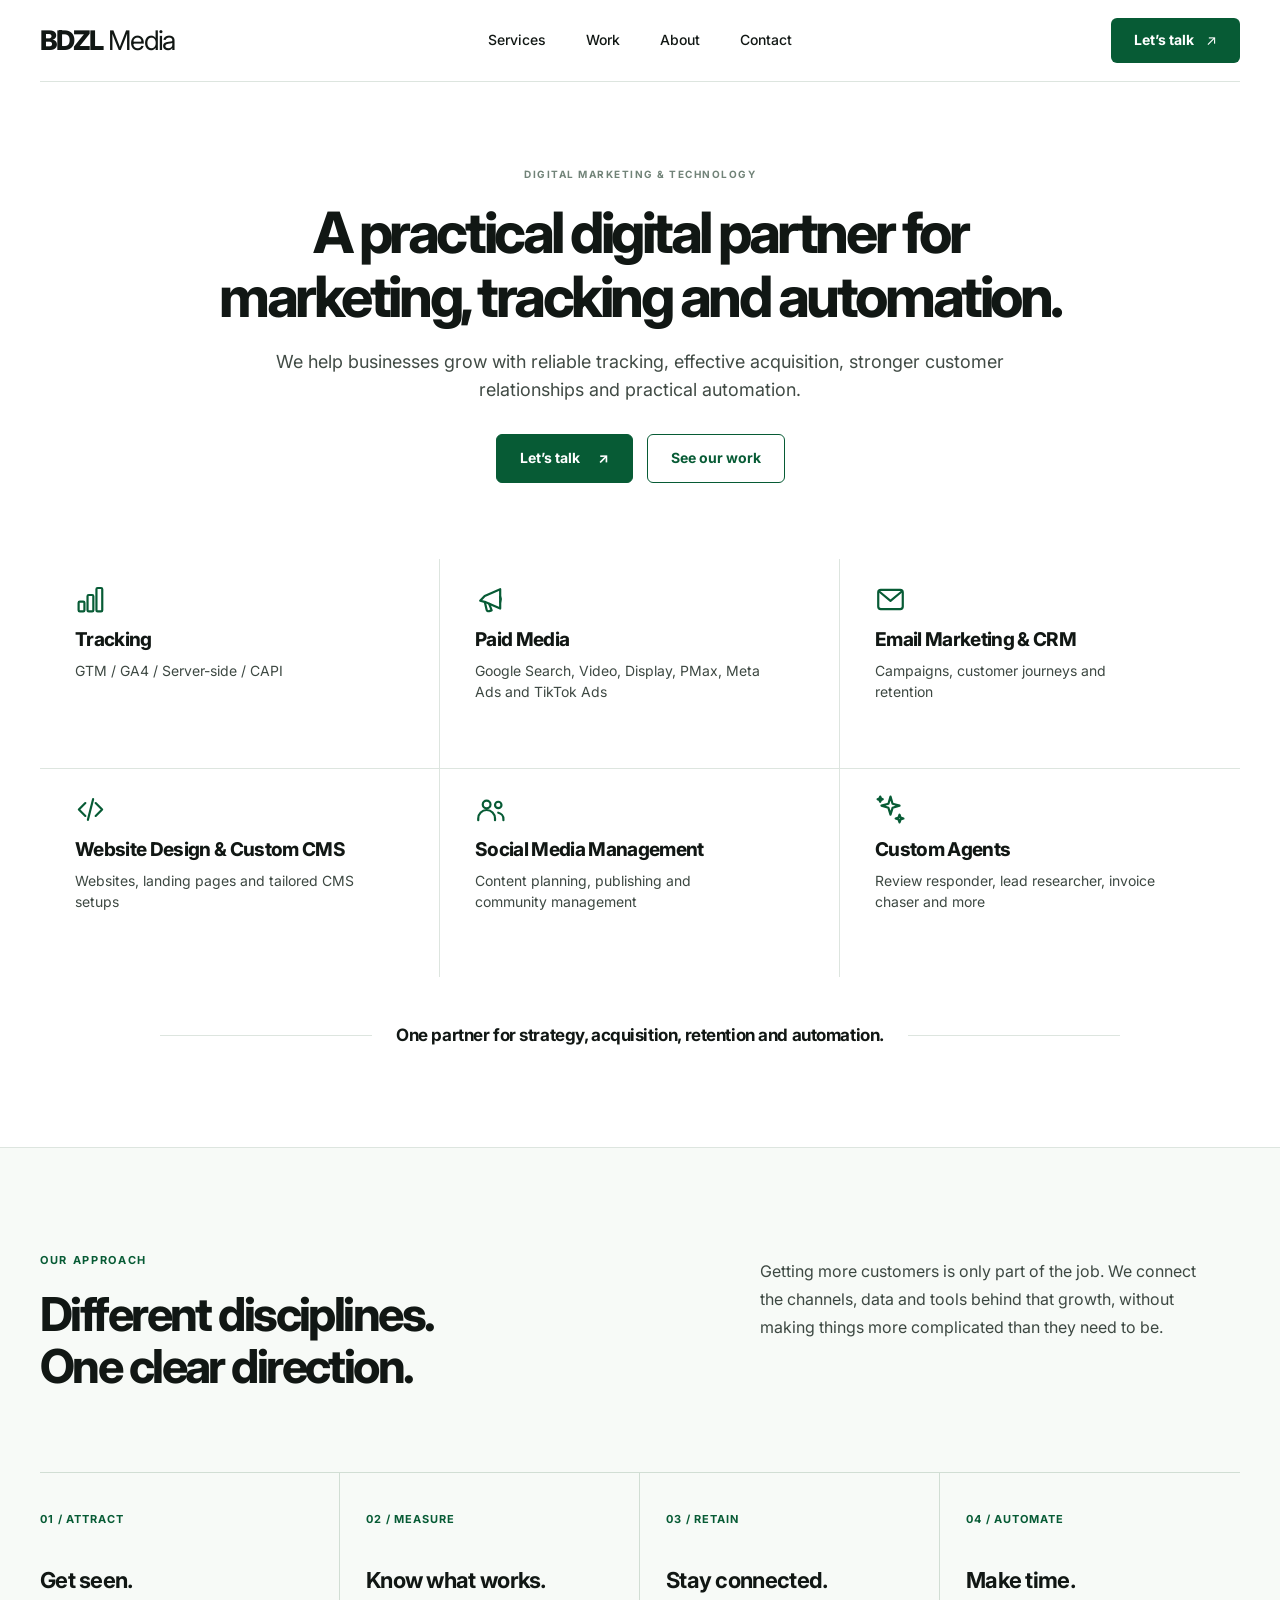
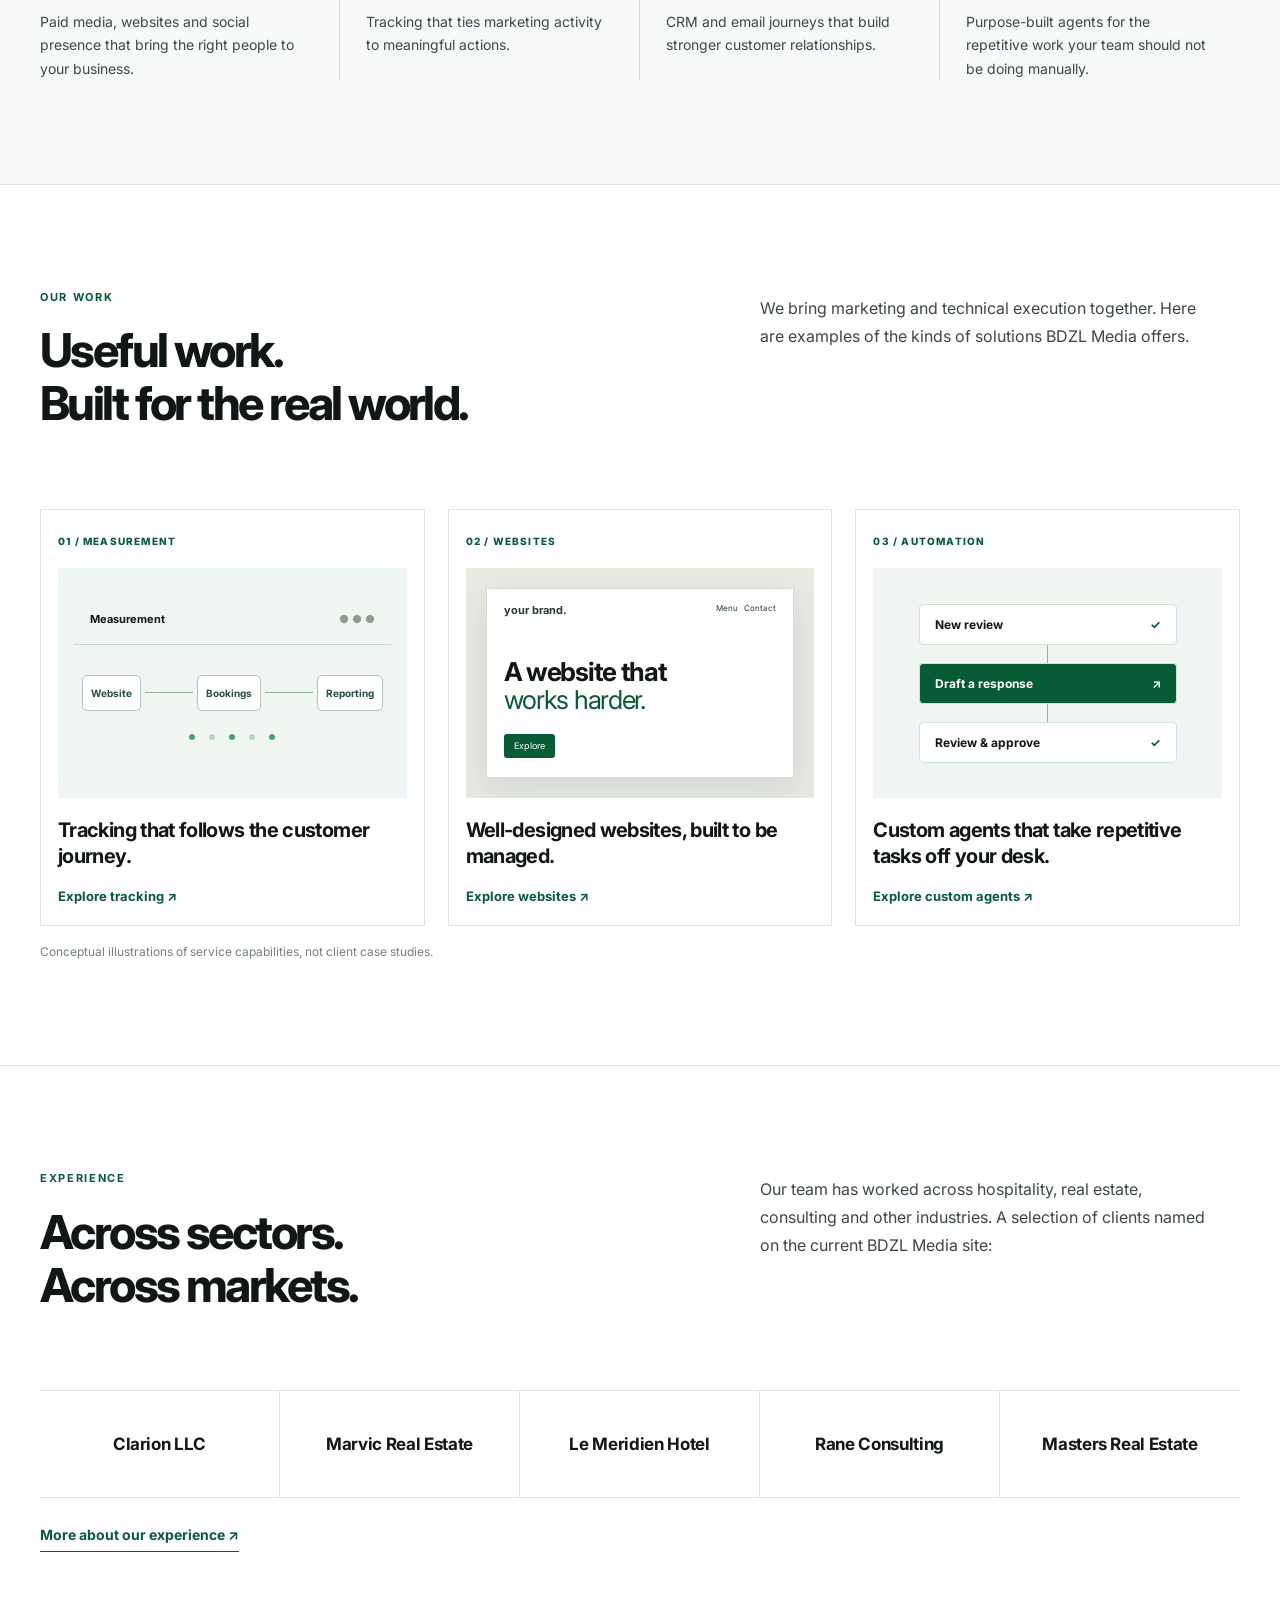
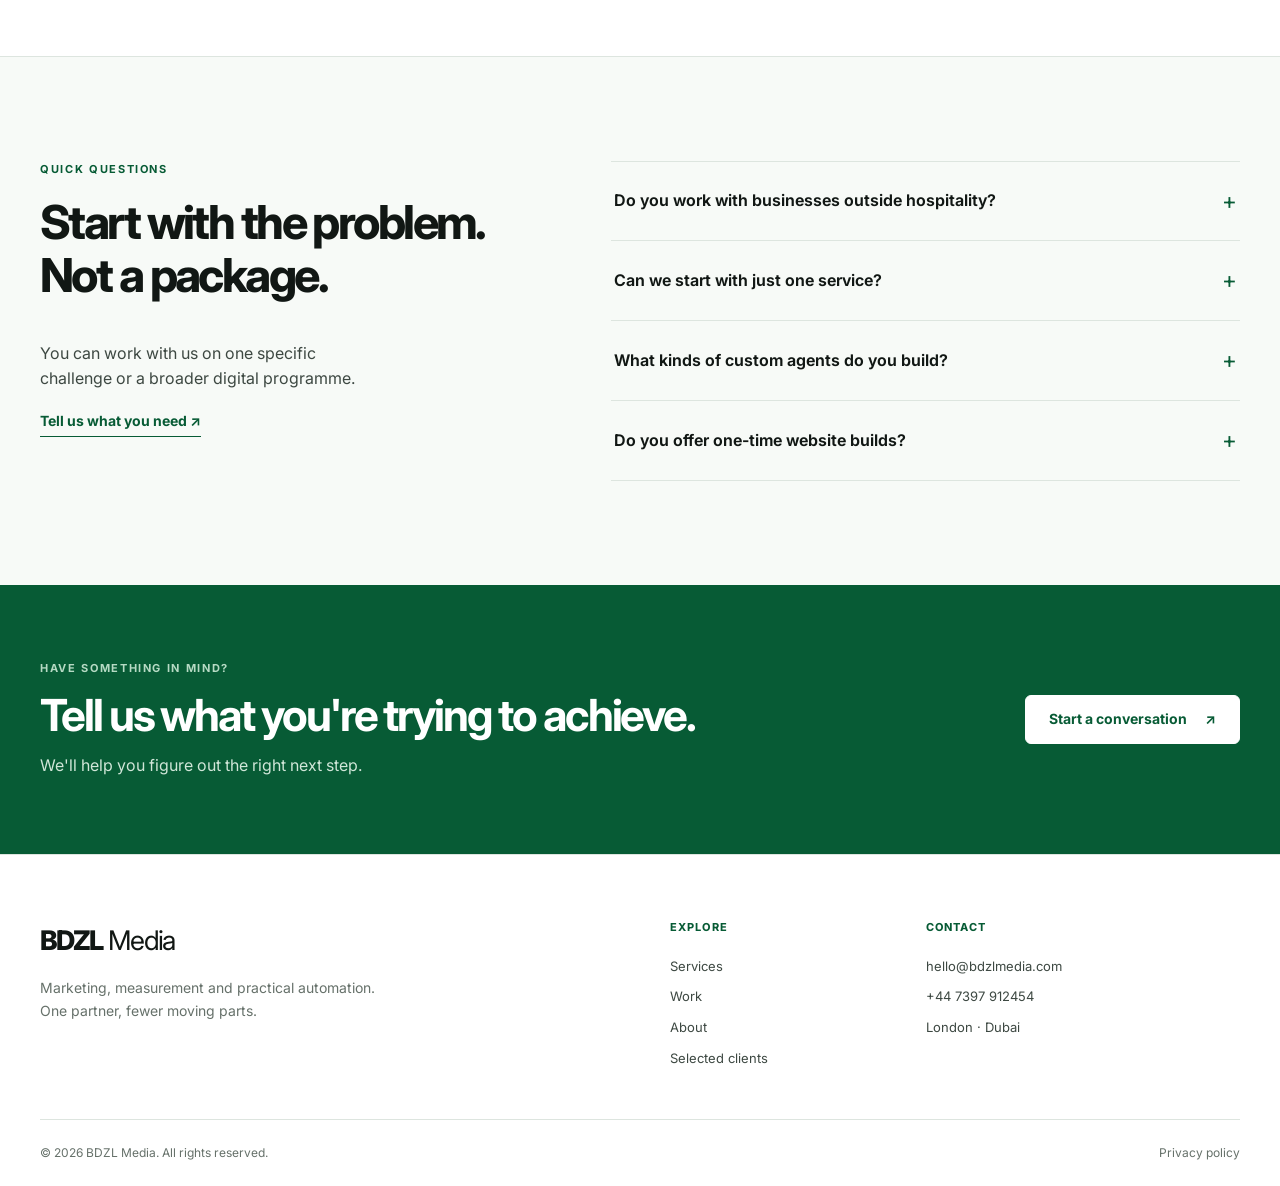
<file: index.html>
<!doctype html><html lang="en"><head><meta charset="utf-8"><meta name="viewport" content="width=device-width, initial-scale=1"><meta name="theme-color" content="#ffffff"><title>BDZL Media | Marketing, Tracking &amp; Automation</title><meta name="description" content="Digital marketing, measurement, websites, CRM and practical automation from BDZL Media."><link rel="icon" href="favicon.png" type="image/png"><link rel="preconnect" href="https://fonts.googleapis.com"><link rel="preconnect" href="https://fonts.gstatic.com" crossorigin><link href="https://fonts.googleapis.com/css2?family=Inter:wght@400;500;600;700;800&display=swap" rel="stylesheet"><link rel="stylesheet" href="styles.css"></head><body><a class="skip-link" href="#main-content">Skip to content</a><header class="site-header"><div class="shell nav-shell"><a class="brand" href="index.html" aria-label="BDZL Media homepage"><strong>BDZL</strong> Media</a><nav class="desktop-nav" aria-label="Main navigation"><a href="services.html">Services</a><a href="index.html#work">Work</a><a href="about.html">About</a><a href="contact.html">Contact</a></nav><a class="nav-cta" href="contact.html">Let’s talk <span aria-hidden="true">↗</span></a><button class="nav-toggle" type="button" aria-controls="mobile-nav" aria-expanded="false" aria-label="Open navigation"><span></span><span></span><span></span></button></div><nav class="mobile-nav" id="mobile-nav" aria-label="Mobile navigation" hidden><a href="services.html">Services</a><a href="index.html#work">Work</a><a href="about.html">About</a><a href="contact.html">Contact</a><a href="contact.html">Start a project ↗</a></nav></header><main id="main-content"><section class="home-hero shell"><div class="hero-inner"><span class="hero-kicker">Digital marketing & technology</span><h1>A practical digital partner for<br class="desktop-break"> marketing, tracking and automation.</h1><p>We help businesses grow with reliable tracking, effective acquisition, stronger customer relationships and practical automation.</p><div class="hero-actions"><a class="button button-solid" href="contact.html">Let’s talk <span aria-hidden="true">↗</span></a><a class="button button-outline" href="#work">See our work</a></div></div></section>
<section class="home-services shell" id="services" aria-label="Our services"><div class="service-grid"><a class="service-cell" href="services.html#tracking"><span class="service-icon"><svg class="icon" width="30" height="30" viewBox="0 0 24 24" fill="none" stroke="currentColor" stroke-width="1.7" stroke-linecap="round" stroke-linejoin="round" aria-hidden="true"><rect x="2.8" y="13.7" width="4.5" height="7.5" rx=".9"/><rect x="9.7" y="8.5" width="4.5" height="12.7" rx=".9"/><rect x="16.6" y="3.1" width="4.5" height="18.1" rx=".9"/></svg></span><span class="service-title">Tracking</span><span class="service-description">GTM / GA4 / Server-side / CAPI</span><span class="service-more">Explore service <span aria-hidden="true">↗</span></span></a><a class="service-cell" href="services.html#paid"><span class="service-icon"><svg class="icon" width="30" height="30" viewBox="0 0 24 24" fill="none" stroke="currentColor" stroke-width="1.7" stroke-linecap="round" stroke-linejoin="round" aria-hidden="true"><path d="m4 13 3.5-3.8L19.5 4v15l-12-5.2L4 13Z"/><path d="M7.6 14 9 20c.2.9 1 1.3 2 1l1.9-.6-1.9-5"/><path d="M19.5 10a4 4 0 0 1 0 4"/></svg></span><span class="service-title">Paid Media</span><span class="service-description">Google Search, Video, Display, PMax, Meta Ads and TikTok Ads</span><span class="service-more">Explore service <span aria-hidden="true">↗</span></span></a><a class="service-cell" href="services.html#email"><span class="service-icon"><svg class="icon" width="30" height="30" viewBox="0 0 24 24" fill="none" stroke="currentColor" stroke-width="1.7" stroke-linecap="round" stroke-linejoin="round" aria-hidden="true"><rect x="2.5" y="4.5" width="19" height="15" rx="2"/><path d="m3.5 6 8.5 7 8.5-7"/></svg></span><span class="service-title">Email Marketing &amp; CRM</span><span class="service-description">Campaigns, customer journeys and retention</span><span class="service-more">Explore service <span aria-hidden="true">↗</span></span></a><a class="service-cell" href="services.html#website"><span class="service-icon"><svg class="icon" width="30" height="30" viewBox="0 0 24 24" fill="none" stroke="currentColor" stroke-width="1.7" stroke-linecap="round" stroke-linejoin="round" aria-hidden="true"><path d="m8 7-5 5 5 5M16 7l5 5-5 5M14 4l-4 16"/></svg></span><span class="service-title">Website Design &amp; Custom CMS</span><span class="service-description">Websites, landing pages and tailored CMS setups</span><span class="service-more">Explore service <span aria-hidden="true">↗</span></span></a><a class="service-cell" href="services.html#social"><span class="service-icon"><svg class="icon" width="30" height="30" viewBox="0 0 24 24" fill="none" stroke="currentColor" stroke-width="1.7" stroke-linecap="round" stroke-linejoin="round" aria-hidden="true"><circle cx="9" cy="8.2" r="3"/><path d="M2.5 20.3v-1.4a6.5 6.5 0 0 1 13 0v1.4"/><circle cx="18" cy="8.5" r="2.5"/><path d="M18 14.5a5 5 0 0 1 4 5v.8"/></svg></span><span class="service-title">Social Media Management</span><span class="service-description">Content planning, publishing and community management</span><span class="service-more">Explore service <span aria-hidden="true">↗</span></span></a><a class="service-cell" href="services.html#agents"><span class="service-icon"><svg class="icon" width="30" height="30" viewBox="0 0 24 24" fill="none" stroke="currentColor" stroke-width="1.7" stroke-linecap="round" stroke-linejoin="round" aria-hidden="true"><path d="m12 2 1.6 5.5L19 9l-5.4 1.7L12 16l-1.6-5.3L5 9l5.4-1.5L12 2Z"/><path d="m19 16 .8 2.2L22 19l-2.2.8L19 22l-.8-2.2L16 19l2.2-.8L19 16ZM4 2l.7 1.4L6 4l-1.3.6L4 6l-.6-1.4L2 4l1.4-.6L4 2Z"/></svg></span><span class="service-title">Custom Agents</span><span class="service-description">Review responder, lead researcher, invoice chaser and more</span><span class="service-more">Explore service <span aria-hidden="true">↗</span></span></a></div><div class="service-caption"><span></span><p>One partner for strategy, acquisition, retention and automation.</p><span></span></div></section>
<section class="section process-section" id="approach"><div class="shell"><div class="section-heading split-heading"><div><p class="eyebrow">OUR APPROACH</p><h2>Different disciplines.<br>One clear direction.</h2></div><p>Getting more customers is only part of the job. We connect the channels, data and tools behind that growth, without making things more complicated than they need to be.</p></div><div class="process-row"><div><span>01 / ATTRACT</span><h3>Get seen.</h3><p>Paid media, websites and social presence that bring the right people to your business.</p></div><div><span>02 / MEASURE</span><h3>Know what works.</h3><p>Tracking that ties marketing activity to meaningful actions.</p></div><div><span>03 / RETAIN</span><h3>Stay connected.</h3><p>CRM and email journeys that build stronger customer relationships.</p></div><div><span>04 / AUTOMATE</span><h3>Make time.</h3><p>Purpose-built agents for the repetitive work your team should not be doing manually.</p></div></div></div></section>
<section class="section work-section" id="work"><div class="shell"><div class="section-heading split-heading"><div><p class="eyebrow">OUR WORK</p><h2>Useful work.<br>Built for the real world.</h2></div><p>We bring marketing and technical execution together. Here are examples of the kinds of solutions BDZL Media offers.</p></div><div class="work-grid"><a href="services.html#tracking" class="work-tile"><span class="tile-label">01 / MEASUREMENT</span><div class="work-visual visual-tracking" aria-hidden="true"><div class="fake-top"><b>Measurement</b><span>● ● ●</span></div><div class="visual-path"><span>Website</span><i></i><span>Bookings</span><i></i><span>Reporting</span></div><div class="visual-dots"><span></span><span></span><span></span><span></span><span></span></div></div><div class="work-copy"><h3>Tracking that follows the customer journey.</h3><span>Explore tracking ↗</span></div></a><a href="services.html#website" class="work-tile"><span class="tile-label">02 / WEBSITES</span><div class="work-visual visual-web" aria-hidden="true"><div class="mini-window"><div class="mini-nav"><b>your brand.</b><span>Menu &nbsp; Contact</span></div><div class="mini-title">A website that<br><em>works harder.</em></div><div class="mini-cta">Explore</div></div></div><div class="work-copy"><h3>Well-designed websites, built to be managed.</h3><span>Explore websites ↗</span></div></a><a href="services.html#agents" class="work-tile"><span class="tile-label">03 / AUTOMATION</span><div class="work-visual visual-agents" aria-hidden="true"><div class="autom-step">New review <span>✓</span></div><div class="autom-line"></div><div class="autom-step accent">Draft a response <span>↗</span></div><div class="autom-line"></div><div class="autom-step">Review & approve <span>✓</span></div></div><div class="work-copy"><h3>Custom agents that take repetitive tasks off your desk.</h3><span>Explore custom agents ↗</span></div></a></div><p class="work-footnote">Conceptual illustrations of service capabilities, not client case studies.</p></div></section>
<section class="section trust-section" id="clients"><div class="shell"><div class="section-heading split-heading"><div><p class="eyebrow">EXPERIENCE</p><h2>Across sectors.<br>Across markets.</h2></div><p>Our team has worked across hospitality, real estate, consulting and other industries. A selection of clients named on the current BDZL Media site:</p></div><div class="client-list"><span>Clarion LLC</span><span>Marvic Real Estate</span><span>Le Meridien Hotel</span><span>Rane Consulting</span><span>Masters Real Estate</span></div><a class="text-link" href="about.html#clients">More about our experience ↗</a></div></section>
<section class="section faq-section"><div class="shell faq-layout"><div><p class="eyebrow">QUICK QUESTIONS</p><h2>Start with the problem.<br>Not a package.</h2><p class="faq-intro">You can work with us on one specific challenge or a broader digital programme.</p><a class="text-link" href="contact.html">Tell us what you need ↗</a></div><div class="faq-rows"><details><summary>Do you work with businesses outside hospitality? <span>+</span></summary><p>Yes. The team has experience across several sectors, and the services are designed for businesses beyond restaurants and hotels.</p></details><details><summary>Can we start with just one service? <span>+</span></summary><p>Yes. Tracking, paid media, CRM, websites, social media and custom agents can be discussed as standalone projects.</p></details><details><summary>What kinds of custom agents do you build? <span>+</span></summary><p>Examples include Google review response assistants, lead research workflows and invoice follow-up agents. We define the scope around your specific task.</p></details><details><summary>Do you offer one-time website builds? <span>+</span></summary><p>Yes. For suitable projects we offer a one-time-payment website build, alongside more tailored web and CMS work.</p></details></div></div></section>
<section class="cta-section"><div class="shell cta-inner"><div><p class="eyebrow inverse">HAVE SOMETHING IN MIND?</p><h2>Tell us what you're trying to achieve.</h2><p>We'll help you figure out the right next step.</p></div><a class="button button-light" href="contact.html">Start a conversation <span aria-hidden="true">↗</span></a></div></section></main><footer class="site-footer"><div class="shell"><div class="footer-main"><div><a class="brand" href="index.html"><strong>BDZL</strong> Media</a><p>Marketing, measurement and practical automation.<br>One partner, fewer moving parts.</p></div><div class="footer-links"><div><span class="footer-head">Explore</span><a href="services.html">Services</a><a href="index.html#work">Work</a><a href="about.html">About</a><a href="about.html#clients">Selected clients</a></div><div><span class="footer-head">Contact</span><a href="mailto:hello@bdzlmedia.com">hello@bdzlmedia.com</a><a href="tel:+447397912454">+44 7397 912454</a><span>London · Dubai</span></div></div></div><div class="footer-bottom"><span>© 2026 BDZL Media. All rights reserved.</span><a href="privacy-policy.html">Privacy policy</a></div></div></footer><script src="site.js" defer></script></body></html>
</file>
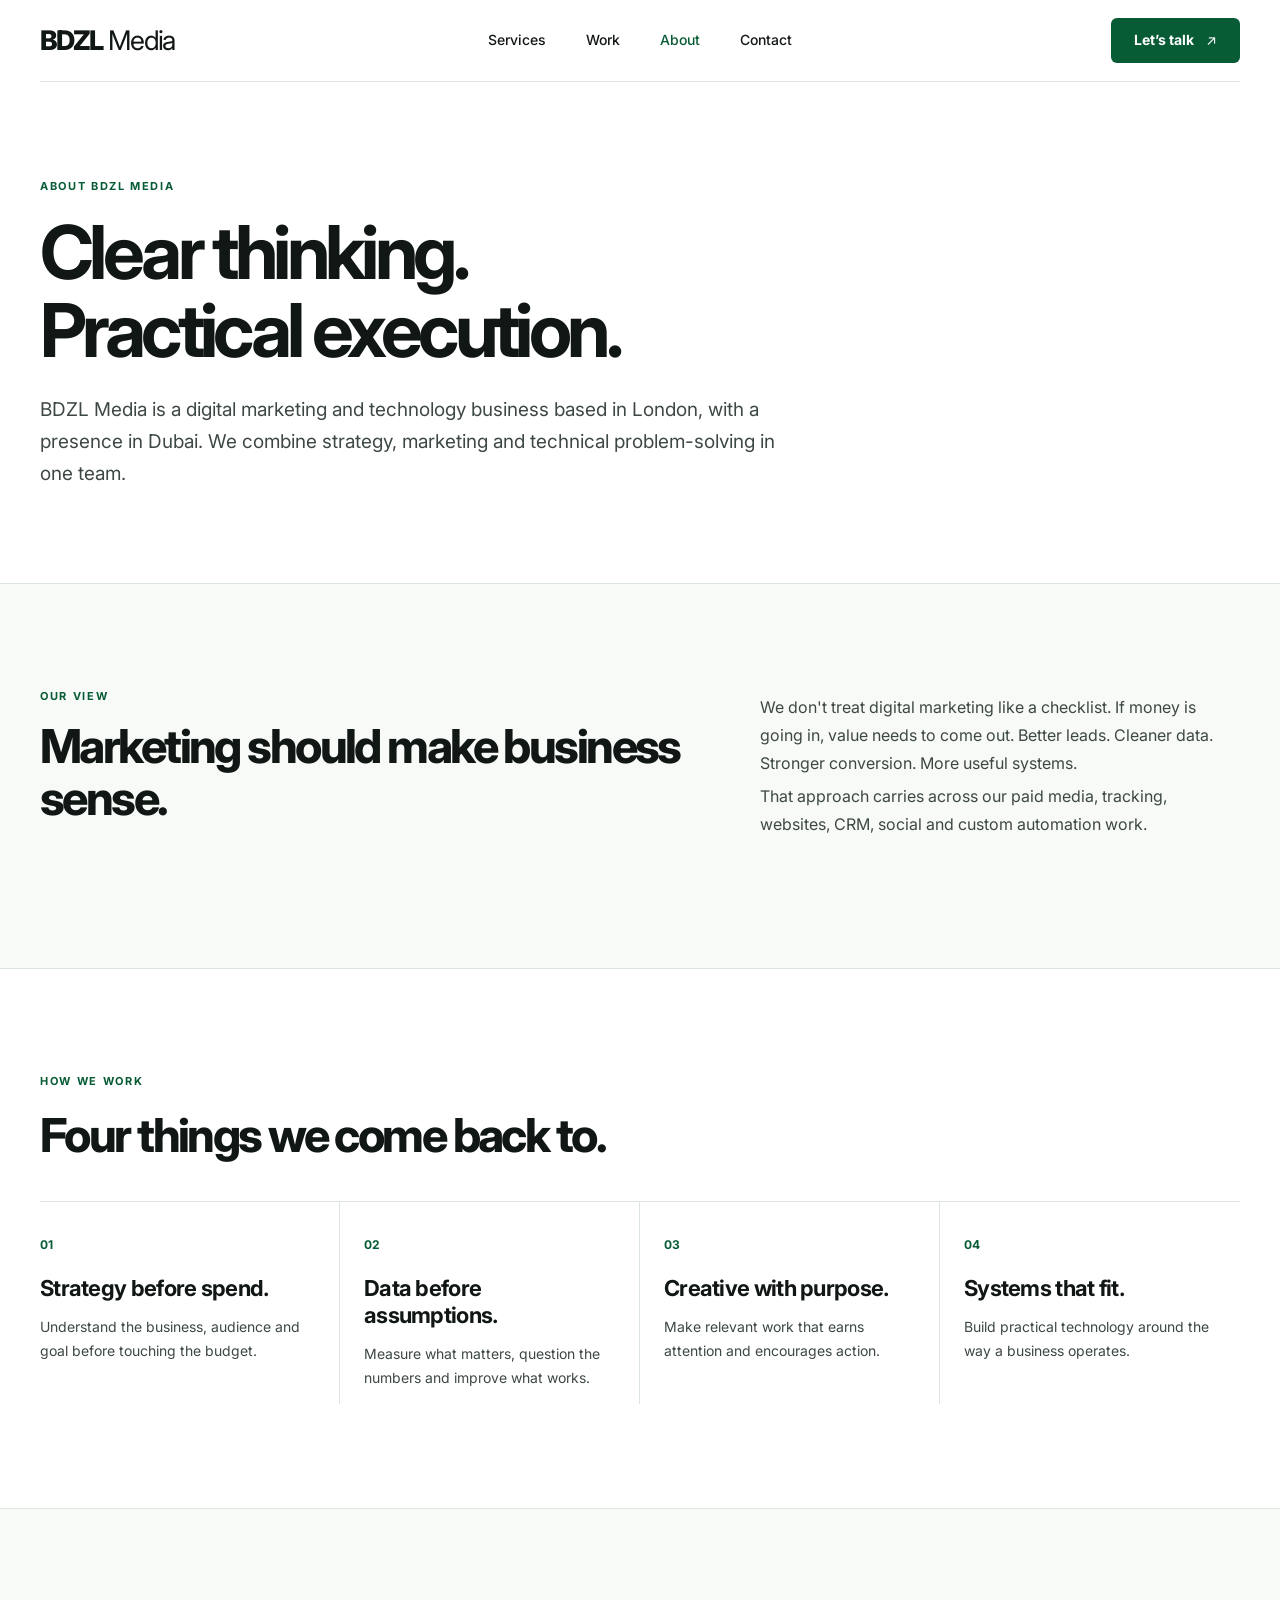
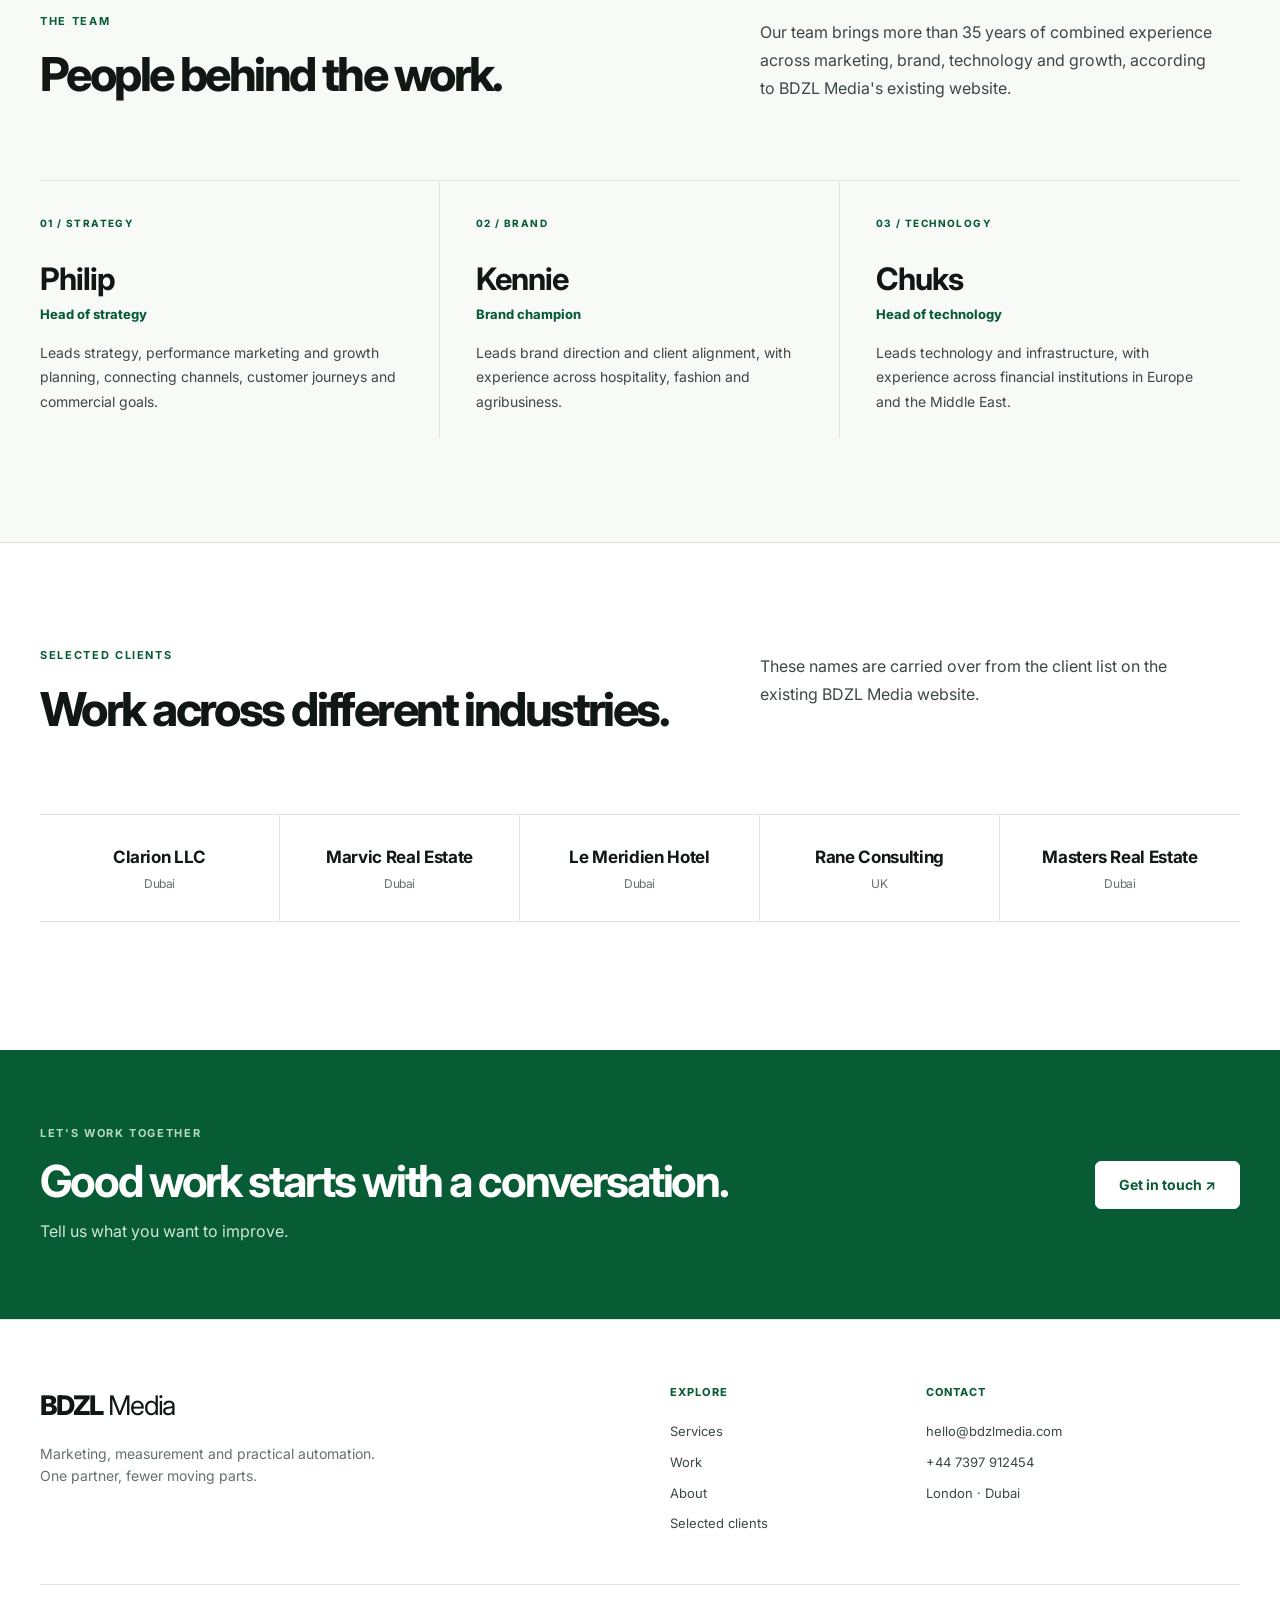
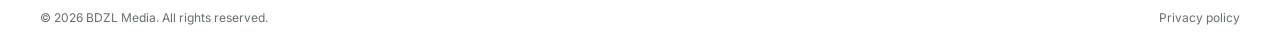
<file: about.html>
<!doctype html><html lang="en"><head><meta charset="utf-8"><meta name="viewport" content="width=device-width, initial-scale=1"><meta name="theme-color" content="#ffffff"><title>About | BDZL Media</title><meta name="description" content="Meet the BDZL Media team and learn about our approach to marketing, measurement and technology."><link rel="icon" href="favicon.png" type="image/png"><link rel="preconnect" href="https://fonts.googleapis.com"><link rel="preconnect" href="https://fonts.gstatic.com" crossorigin><link href="https://fonts.googleapis.com/css2?family=Inter:wght@400;500;600;700;800&display=swap" rel="stylesheet"><link rel="stylesheet" href="styles.css"></head><body><a class="skip-link" href="#main-content">Skip to content</a><header class="site-header"><div class="shell nav-shell"><a class="brand" href="index.html" aria-label="BDZL Media homepage"><strong>BDZL</strong> Media</a><nav class="desktop-nav" aria-label="Main navigation"><a href="services.html">Services</a><a href="index.html#work">Work</a><a href="about.html" aria-current="page">About</a><a href="contact.html">Contact</a></nav><a class="nav-cta" href="contact.html">Let’s talk <span aria-hidden="true">↗</span></a><button class="nav-toggle" type="button" aria-controls="mobile-nav" aria-expanded="false" aria-label="Open navigation"><span></span><span></span><span></span></button></div><nav class="mobile-nav" id="mobile-nav" aria-label="Mobile navigation" hidden><a href="services.html">Services</a><a href="index.html#work">Work</a><a href="about.html" aria-current="page">About</a><a href="contact.html">Contact</a><a href="contact.html">Start a project ↗</a></nav></header><main id="main-content"><section class="page-hero shell"><span class="eyebrow">ABOUT BDZL MEDIA</span><h1>Clear thinking.<br>Practical execution.</h1><p>BDZL Media is a digital marketing and technology business based in London, with a presence in Dubai. We combine strategy, marketing and technical problem-solving in one team.</p></section>
<section class="section about-intro"><div class="shell split-heading"><div><p class="eyebrow">OUR VIEW</p><h2>Marketing should make business sense.</h2></div><div><p>We don't treat digital marketing like a checklist. If money is going in, value needs to come out. Better leads. Cleaner data. Stronger conversion. More useful systems.</p><p>That approach carries across our paid media, tracking, websites, CRM, social and custom automation work.</p></div></div></section>
<section class="section"><div class="shell"><div class="section-heading"><p class="eyebrow">HOW WE WORK</p><h2>Four things we come back to.</h2></div><div class="values-grid"><article><span>01</span><h3>Strategy before spend.</h3><p>Understand the business, audience and goal before touching the budget.</p></article><article><span>02</span><h3>Data before assumptions.</h3><p>Measure what matters, question the numbers and improve what works.</p></article><article><span>03</span><h3>Creative with purpose.</h3><p>Make relevant work that earns attention and encourages action.</p></article><article><span>04</span><h3>Systems that fit.</h3><p>Build practical technology around the way a business operates.</p></article></div></div></section>
<section class="section team-section"><div class="shell"><div class="section-heading split-heading"><div><p class="eyebrow">THE TEAM</p><h2>People behind the work.</h2></div><p>Our team brings more than 35 years of combined experience across marketing, brand, technology and growth, according to BDZL Media's existing website.</p></div><div class="team-grid"><article><span class="team-num">01 / STRATEGY</span><h3>Philip</h3><p class="team-role">Head of strategy</p><p>Leads strategy, performance marketing and growth planning, connecting channels, customer journeys and commercial goals.</p></article><article><span class="team-num">02 / BRAND</span><h3>Kennie</h3><p class="team-role">Brand champion</p><p>Leads brand direction and client alignment, with experience across hospitality, fashion and agribusiness.</p></article><article><span class="team-num">03 / TECHNOLOGY</span><h3>Chuks</h3><p class="team-role">Head of technology</p><p>Leads technology and infrastructure, with experience across financial institutions in Europe and the Middle East.</p></article></div></div></section>
<section class="section" id="clients"><div class="shell"><div class="section-heading split-heading"><div><p class="eyebrow">SELECTED CLIENTS</p><h2>Work across different industries.</h2></div><p>These names are carried over from the client list on the existing BDZL Media website.</p></div><div class="client-list"><span>Clarion LLC <small>Dubai</small></span><span>Marvic Real Estate <small>Dubai</small></span><span>Le Meridien Hotel <small>Dubai</small></span><span>Rane Consulting <small>UK</small></span><span>Masters Real Estate <small>Dubai</small></span></div></div></section>
<section class="cta-section"><div class="shell cta-inner"><div><p class="eyebrow inverse">LET'S WORK TOGETHER</p><h2>Good work starts with a conversation.</h2><p>Tell us what you want to improve.</p></div><a class="button button-light" href="contact.html">Get in touch ↗</a></div></section></main><footer class="site-footer"><div class="shell"><div class="footer-main"><div><a class="brand" href="index.html"><strong>BDZL</strong> Media</a><p>Marketing, measurement and practical automation.<br>One partner, fewer moving parts.</p></div><div class="footer-links"><div><span class="footer-head">Explore</span><a href="services.html">Services</a><a href="index.html#work">Work</a><a href="about.html">About</a><a href="about.html#clients">Selected clients</a></div><div><span class="footer-head">Contact</span><a href="mailto:hello@bdzlmedia.com">hello@bdzlmedia.com</a><a href="tel:+447397912454">+44 7397 912454</a><span>London · Dubai</span></div></div></div><div class="footer-bottom"><span>© 2026 BDZL Media. All rights reserved.</span><a href="privacy-policy.html">Privacy policy</a></div></div></footer><script src="site.js" defer></script></body></html>
</file>
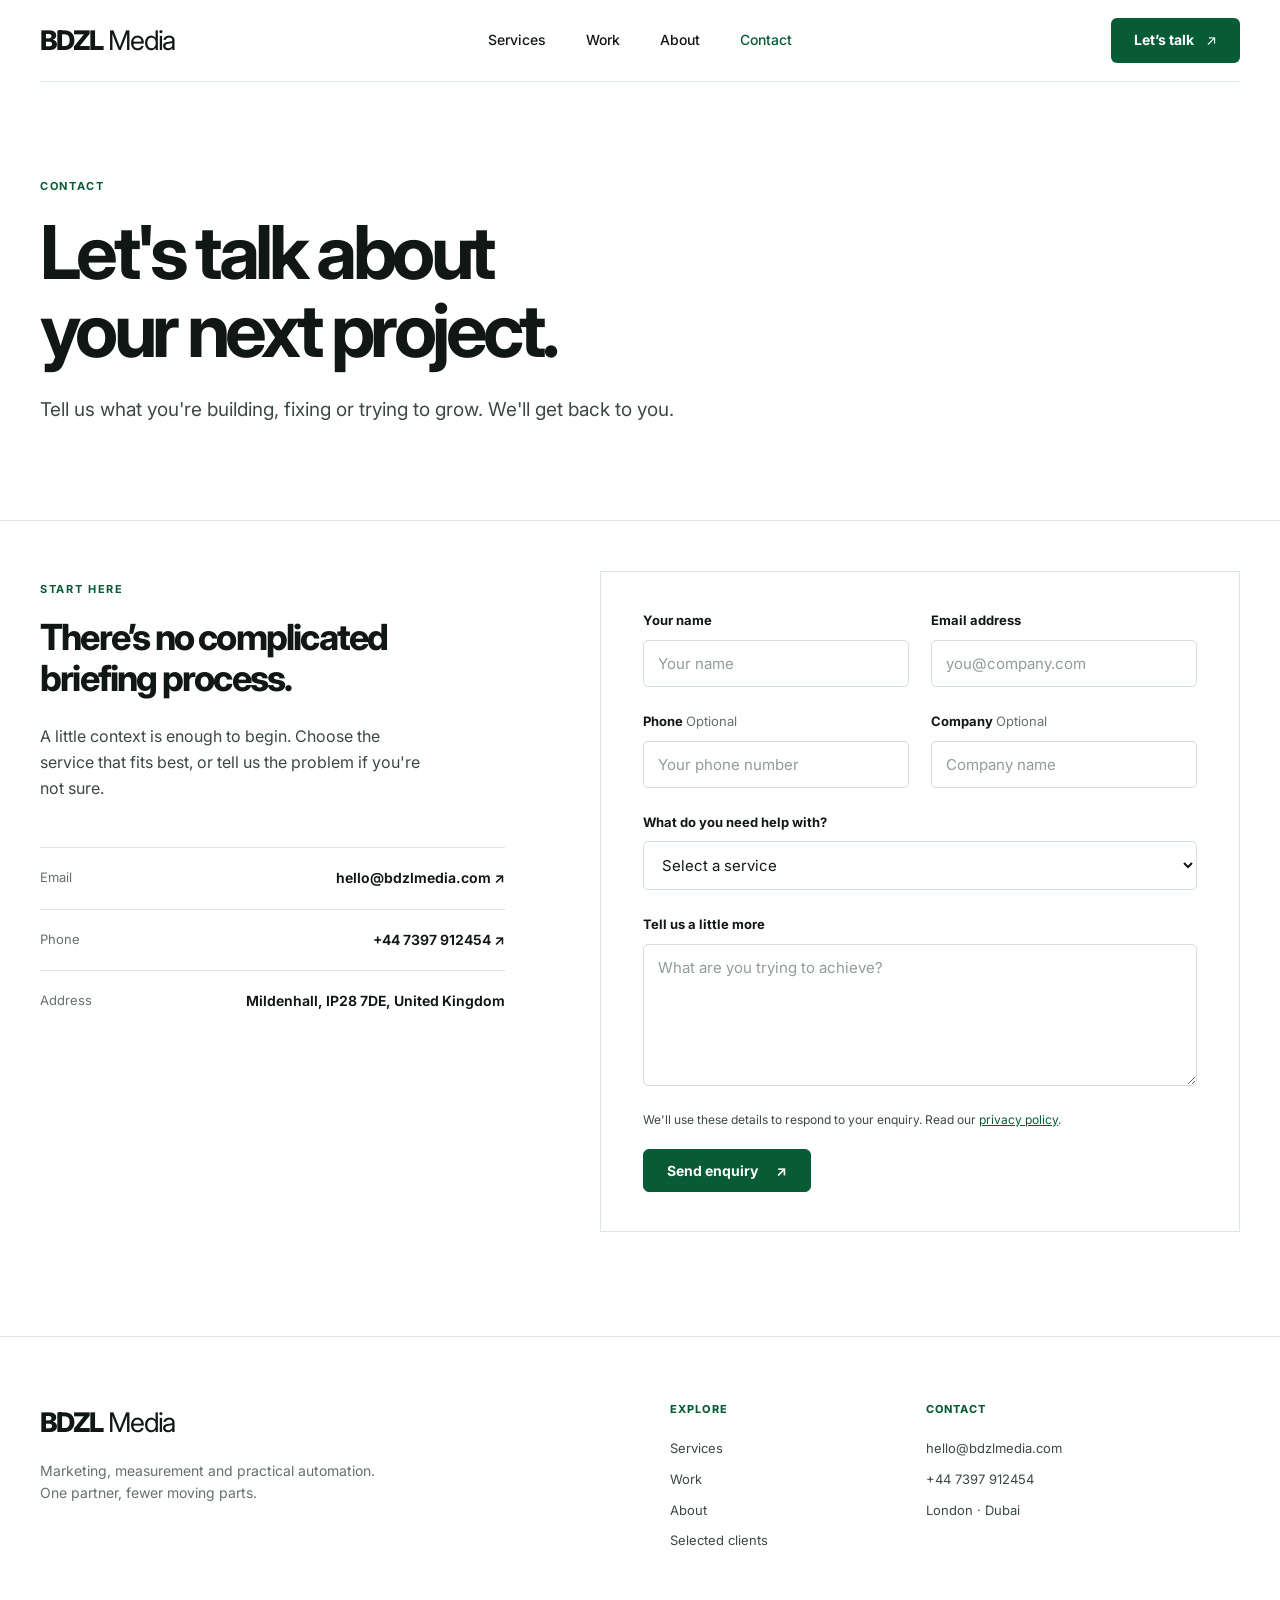
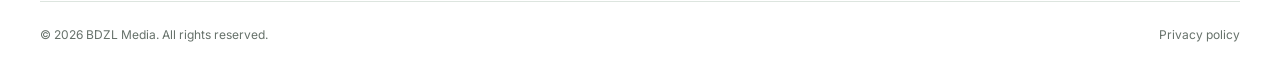
<file: contact.html>
<!doctype html><html lang="en"><head><meta charset="utf-8"><meta name="viewport" content="width=device-width, initial-scale=1"><meta name="theme-color" content="#ffffff"><title>Contact | BDZL Media</title><meta name="description" content="Tell BDZL Media about your next project in paid media, tracking, CRM, websites or automation."><link rel="icon" href="favicon.png" type="image/png"><link rel="preconnect" href="https://fonts.googleapis.com"><link rel="preconnect" href="https://fonts.gstatic.com" crossorigin><link href="https://fonts.googleapis.com/css2?family=Inter:wght@400;500;600;700;800&display=swap" rel="stylesheet"><link rel="stylesheet" href="styles.css"></head><body><a class="skip-link" href="#main-content">Skip to content</a><header class="site-header"><div class="shell nav-shell"><a class="brand" href="index.html" aria-label="BDZL Media homepage"><strong>BDZL</strong> Media</a><nav class="desktop-nav" aria-label="Main navigation"><a href="services.html">Services</a><a href="index.html#work">Work</a><a href="about.html">About</a><a href="contact.html" aria-current="page">Contact</a></nav><a class="nav-cta" href="contact.html">Let’s talk <span aria-hidden="true">↗</span></a><button class="nav-toggle" type="button" aria-controls="mobile-nav" aria-expanded="false" aria-label="Open navigation"><span></span><span></span><span></span></button></div><nav class="mobile-nav" id="mobile-nav" aria-label="Mobile navigation" hidden><a href="services.html">Services</a><a href="index.html#work">Work</a><a href="about.html">About</a><a href="contact.html" aria-current="page">Contact</a><a href="contact.html">Start a project ↗</a></nav></header><main id="main-content"><section class="page-hero shell"><span class="eyebrow">CONTACT</span><h1>Let's talk about<br>your next project.</h1><p>Tell us what you're building, fixing or trying to grow. We'll get back to you.</p></section>
<section class="section contact-section"><div class="shell contact-layout"><div class="contact-info"><p class="eyebrow">START HERE</p><h2>There’s no complicated briefing process.</h2><p>A little context is enough to begin. Choose the service that fits best, or tell us the problem if you're not sure.</p><div class="contact-method"><span>Email</span><a href="mailto:hello@bdzlmedia.com">hello@bdzlmedia.com ↗</a></div><div class="contact-method"><span>Phone</span><a href="tel:+447397912454">+44 7397 912454 ↗</a></div><div class="contact-method"><span>Address</span><p>Mildenhall, IP28 7DE, United Kingdom</p></div></div><div class="form-wrapper"><form id="contactForm" novalidate aria-describedby="formPrivacy"><div class="field-row"><label class="field">Your name <input name="name" type="text" autocomplete="name" required placeholder="Your name"></label><label class="field">Email address <input name="email" type="email" autocomplete="email" required placeholder="you@company.com"></label></div><div class="field-row"><label class="field">Phone <span class="optional">Optional</span><input name="phone" type="tel" autocomplete="tel" placeholder="Your phone number"></label><label class="field">Company <span class="optional">Optional</span><input name="company" type="text" autocomplete="organization" placeholder="Company name"></label></div><label class="field">What do you need help with? <select name="service" id="f-service" required><option value="" selected disabled>Select a service</option><option value="tracking">Tracking</option><option value="paid">Paid Media</option><option value="email">Email Marketing &amp; CRM</option><option value="website">Website Design &amp; Custom CMS</option><option value="social">Social Media Management</option><option value="agents">Custom Agents</option><option value="general">Not sure yet / General enquiry</option></select></label><label class="field">Tell us a little more <textarea name="message" required rows="5" placeholder="What are you trying to achieve?"></textarea></label><input name="honeypot" type="text" class="honeypot" tabindex="-1" autocomplete="off" aria-hidden="true"><p class="form-privacy" id="formPrivacy">We'll use these details to respond to your enquiry. Read our <a href="privacy-policy.html">privacy policy</a>.</p><div class="form-footer"><button class="button button-solid submit-button" type="submit"><span class="btn-label">Send enquiry</span><span aria-hidden="true">↗</span></button><p id="formStatus" class="form-status" role="status" aria-live="polite"></p></div></form></div></div></section></main><footer class="site-footer"><div class="shell"><div class="footer-main"><div><a class="brand" href="index.html"><strong>BDZL</strong> Media</a><p>Marketing, measurement and practical automation.<br>One partner, fewer moving parts.</p></div><div class="footer-links"><div><span class="footer-head">Explore</span><a href="services.html">Services</a><a href="index.html#work">Work</a><a href="about.html">About</a><a href="about.html#clients">Selected clients</a></div><div><span class="footer-head">Contact</span><a href="mailto:hello@bdzlmedia.com">hello@bdzlmedia.com</a><a href="tel:+447397912454">+44 7397 912454</a><span>London · Dubai</span></div></div></div><div class="footer-bottom"><span>© 2026 BDZL Media. All rights reserved.</span><a href="privacy-policy.html">Privacy policy</a></div></div></footer><script src="site.js" defer></script></body></html>
</file>
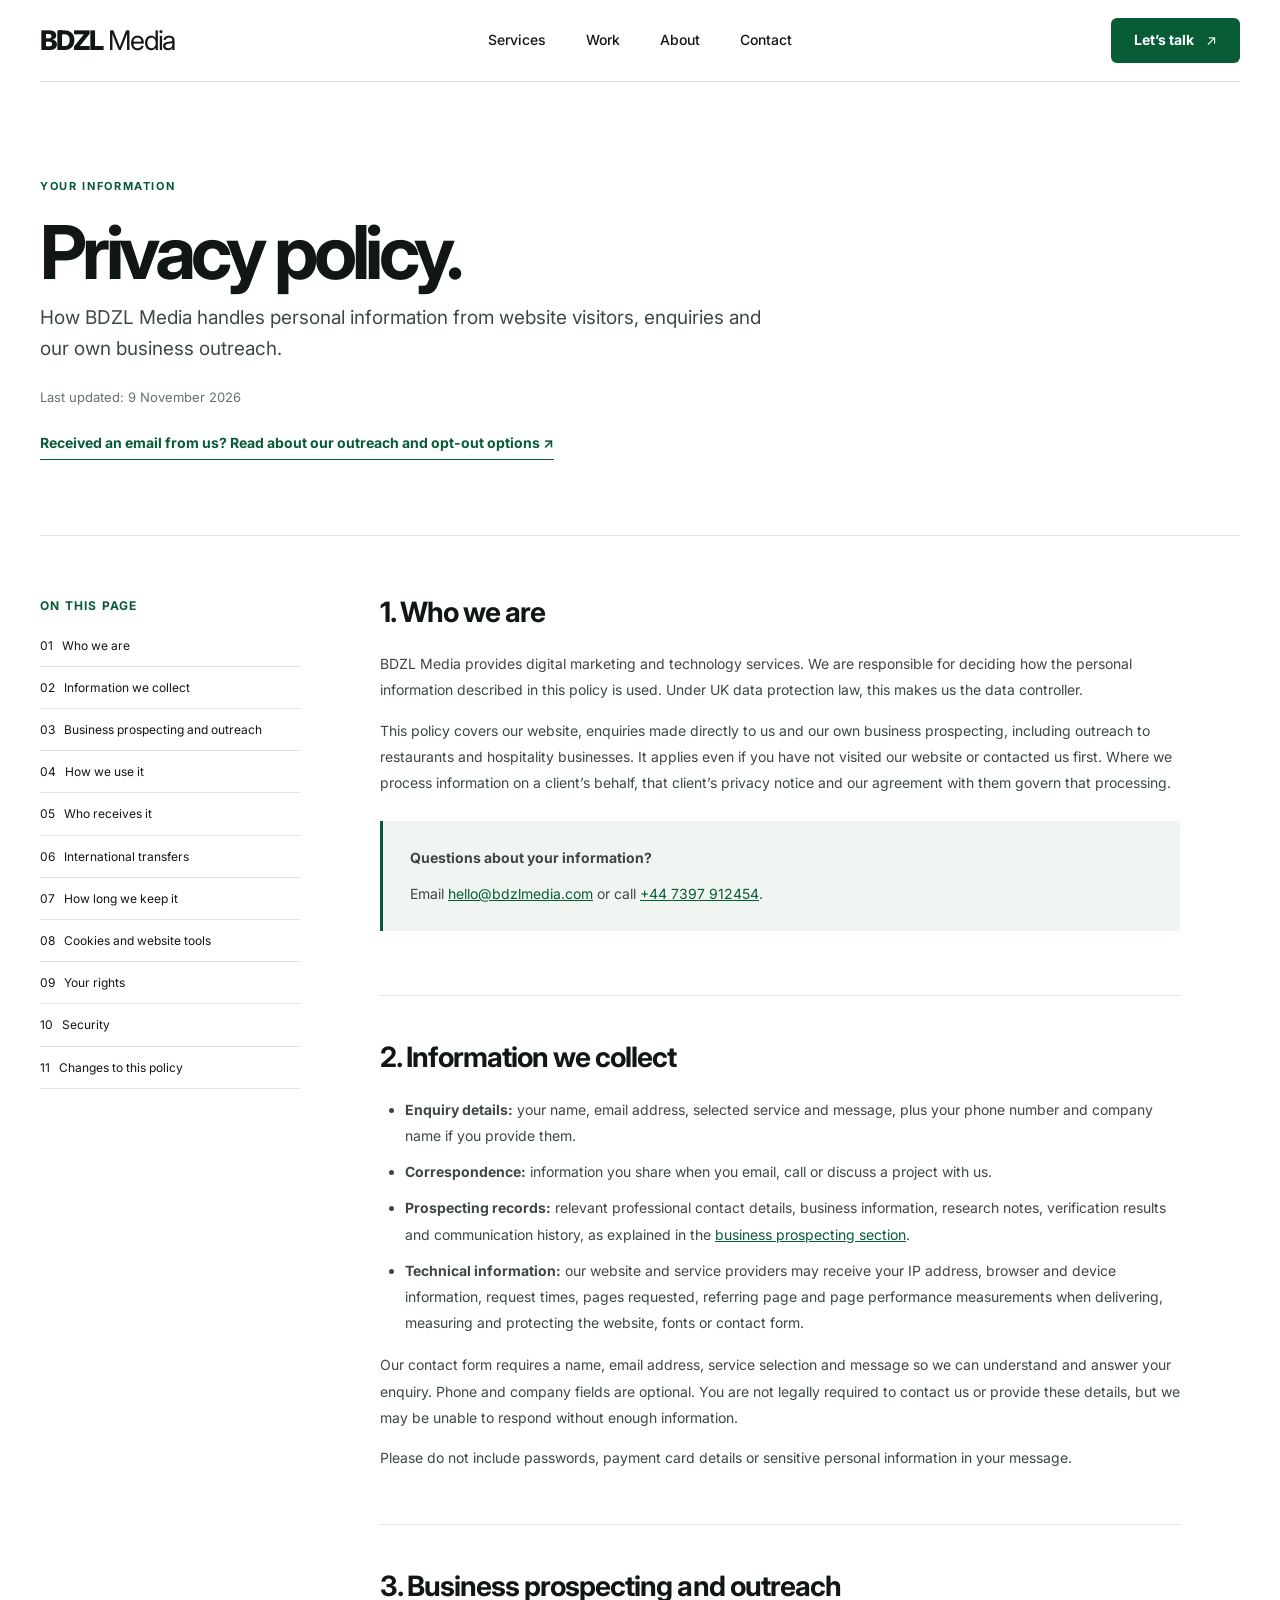
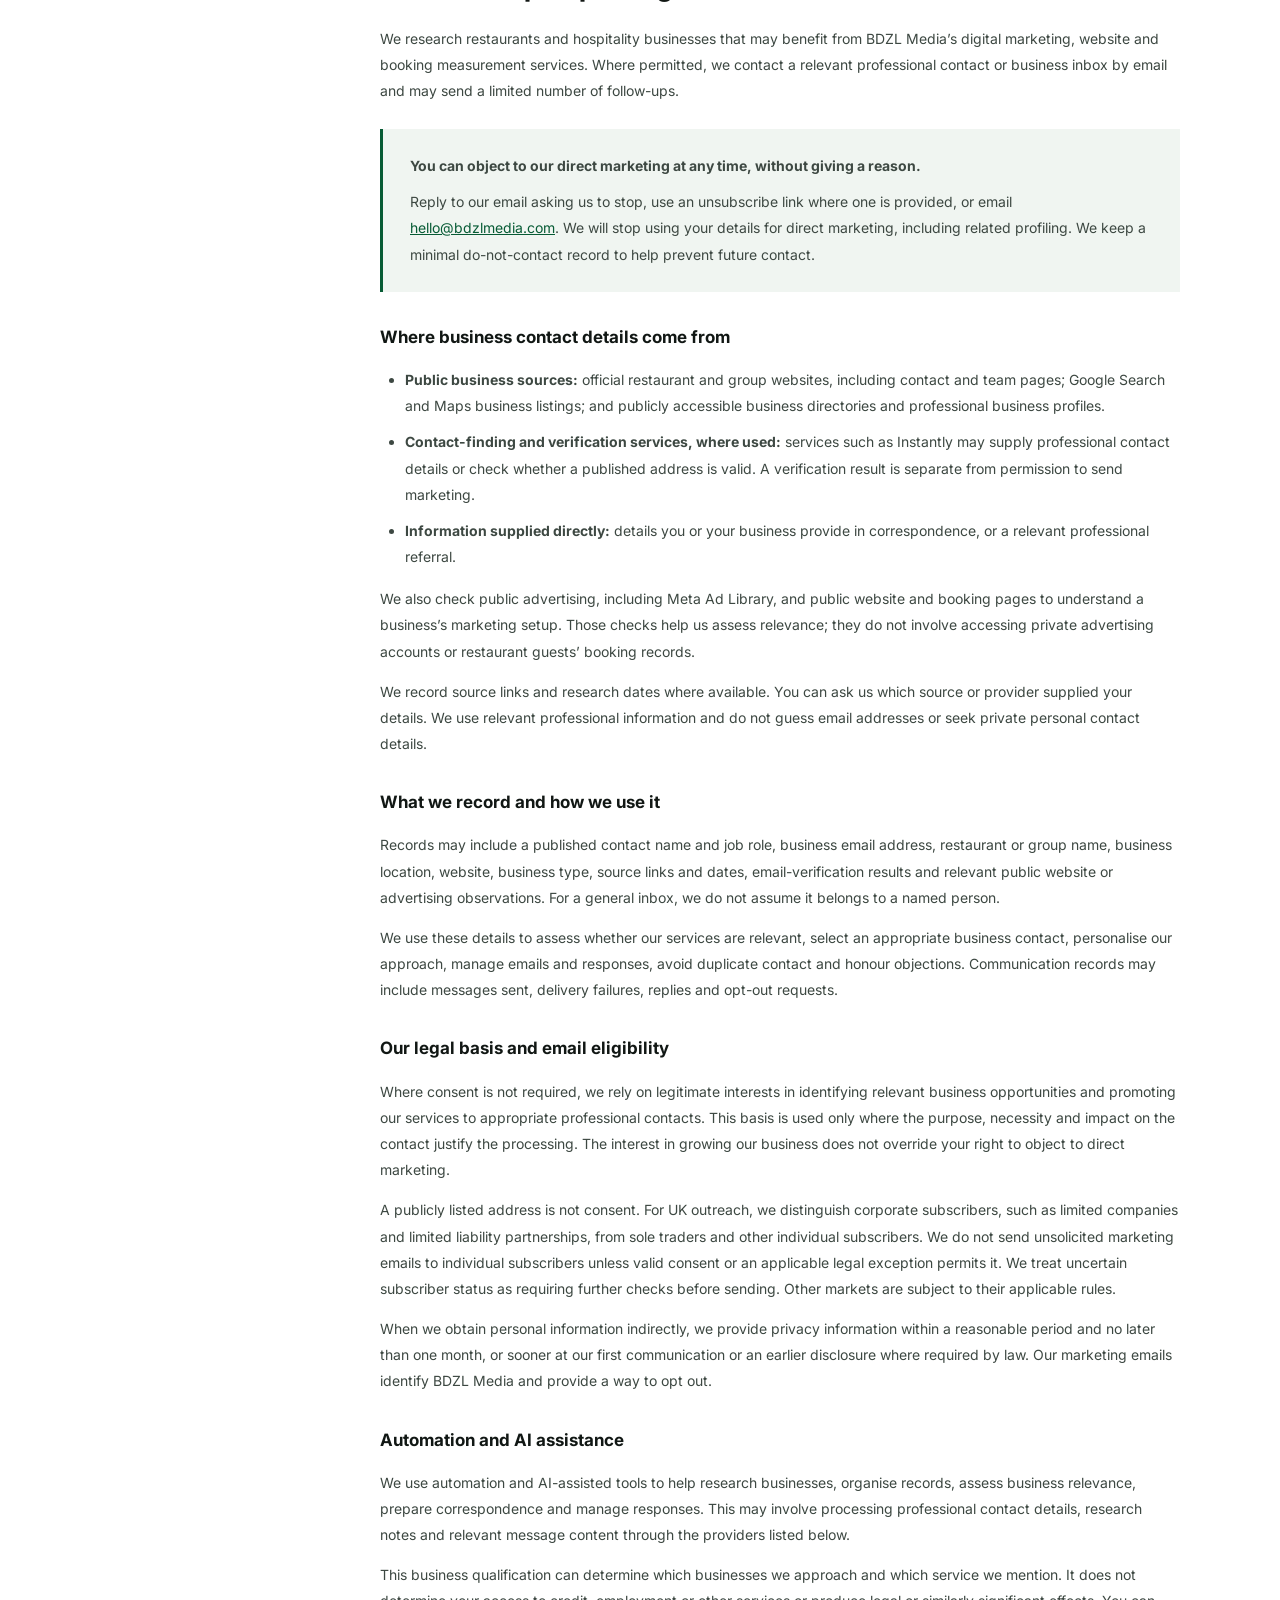
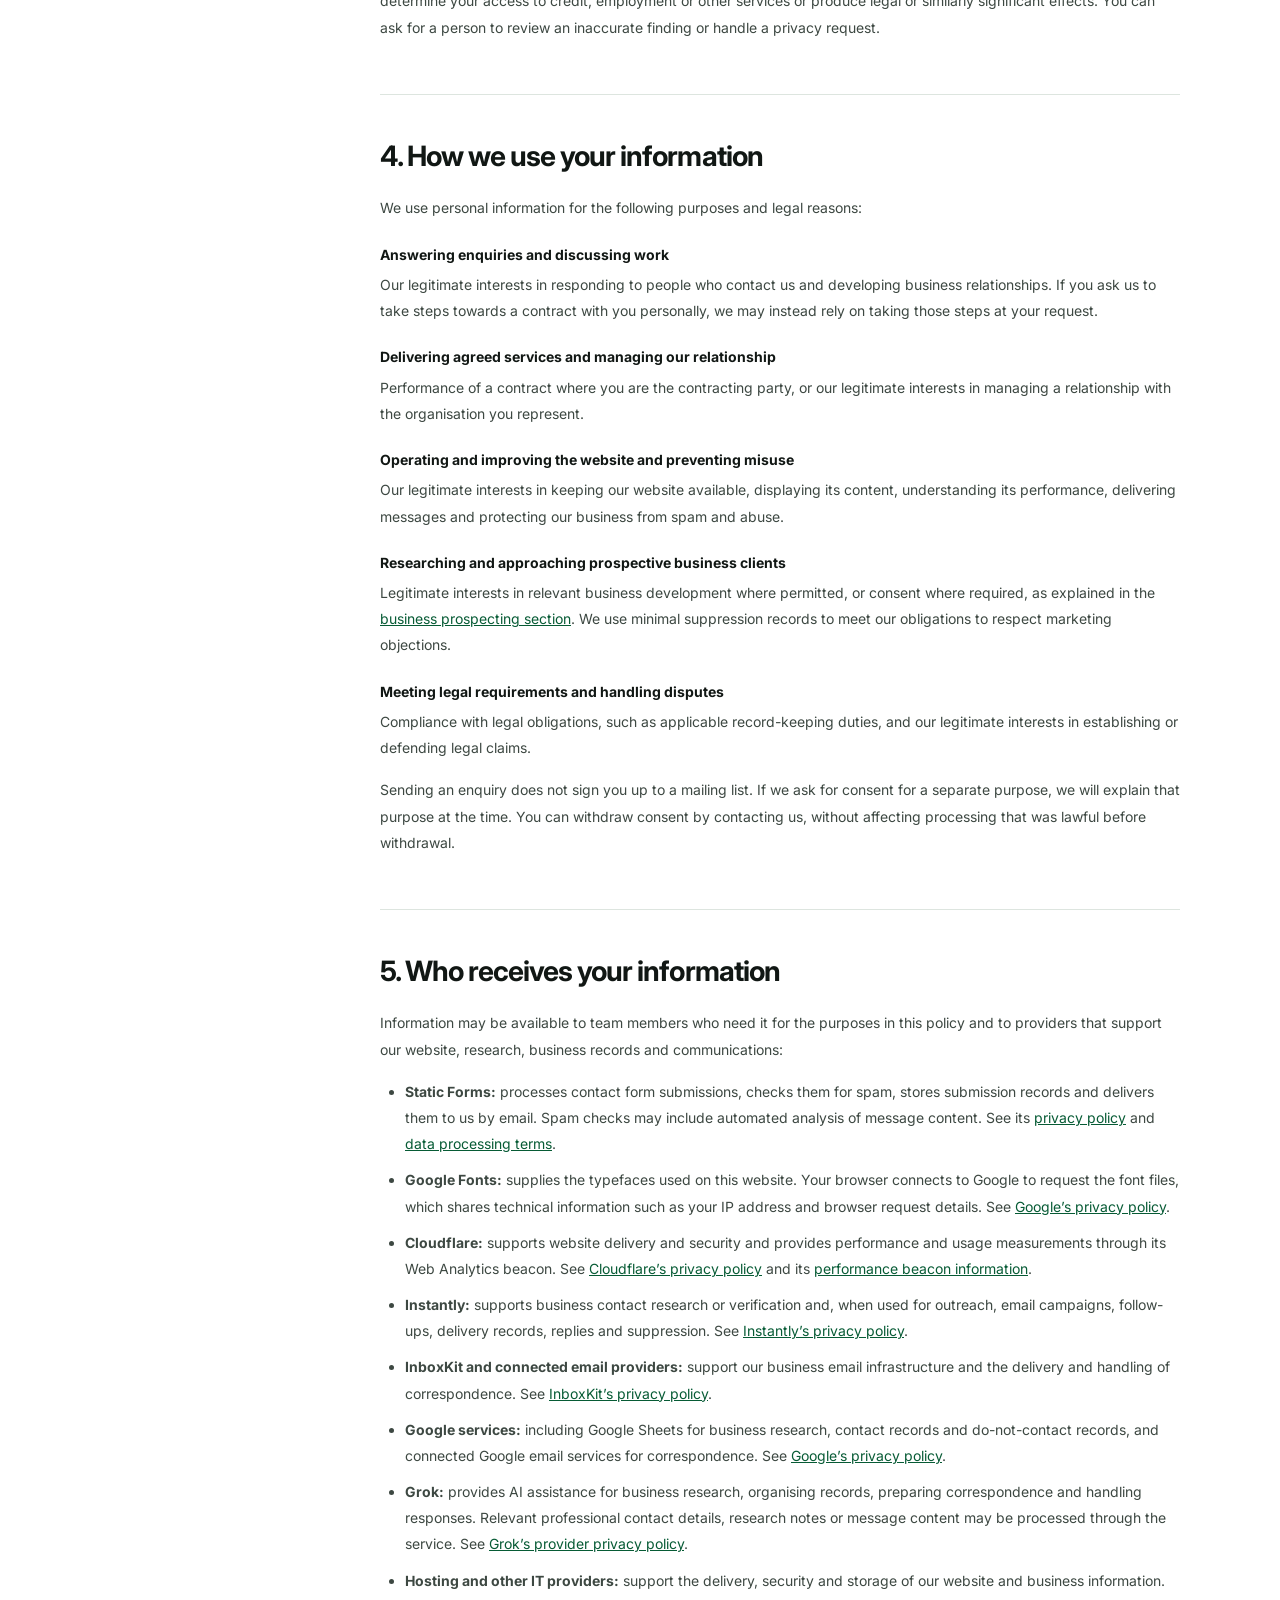
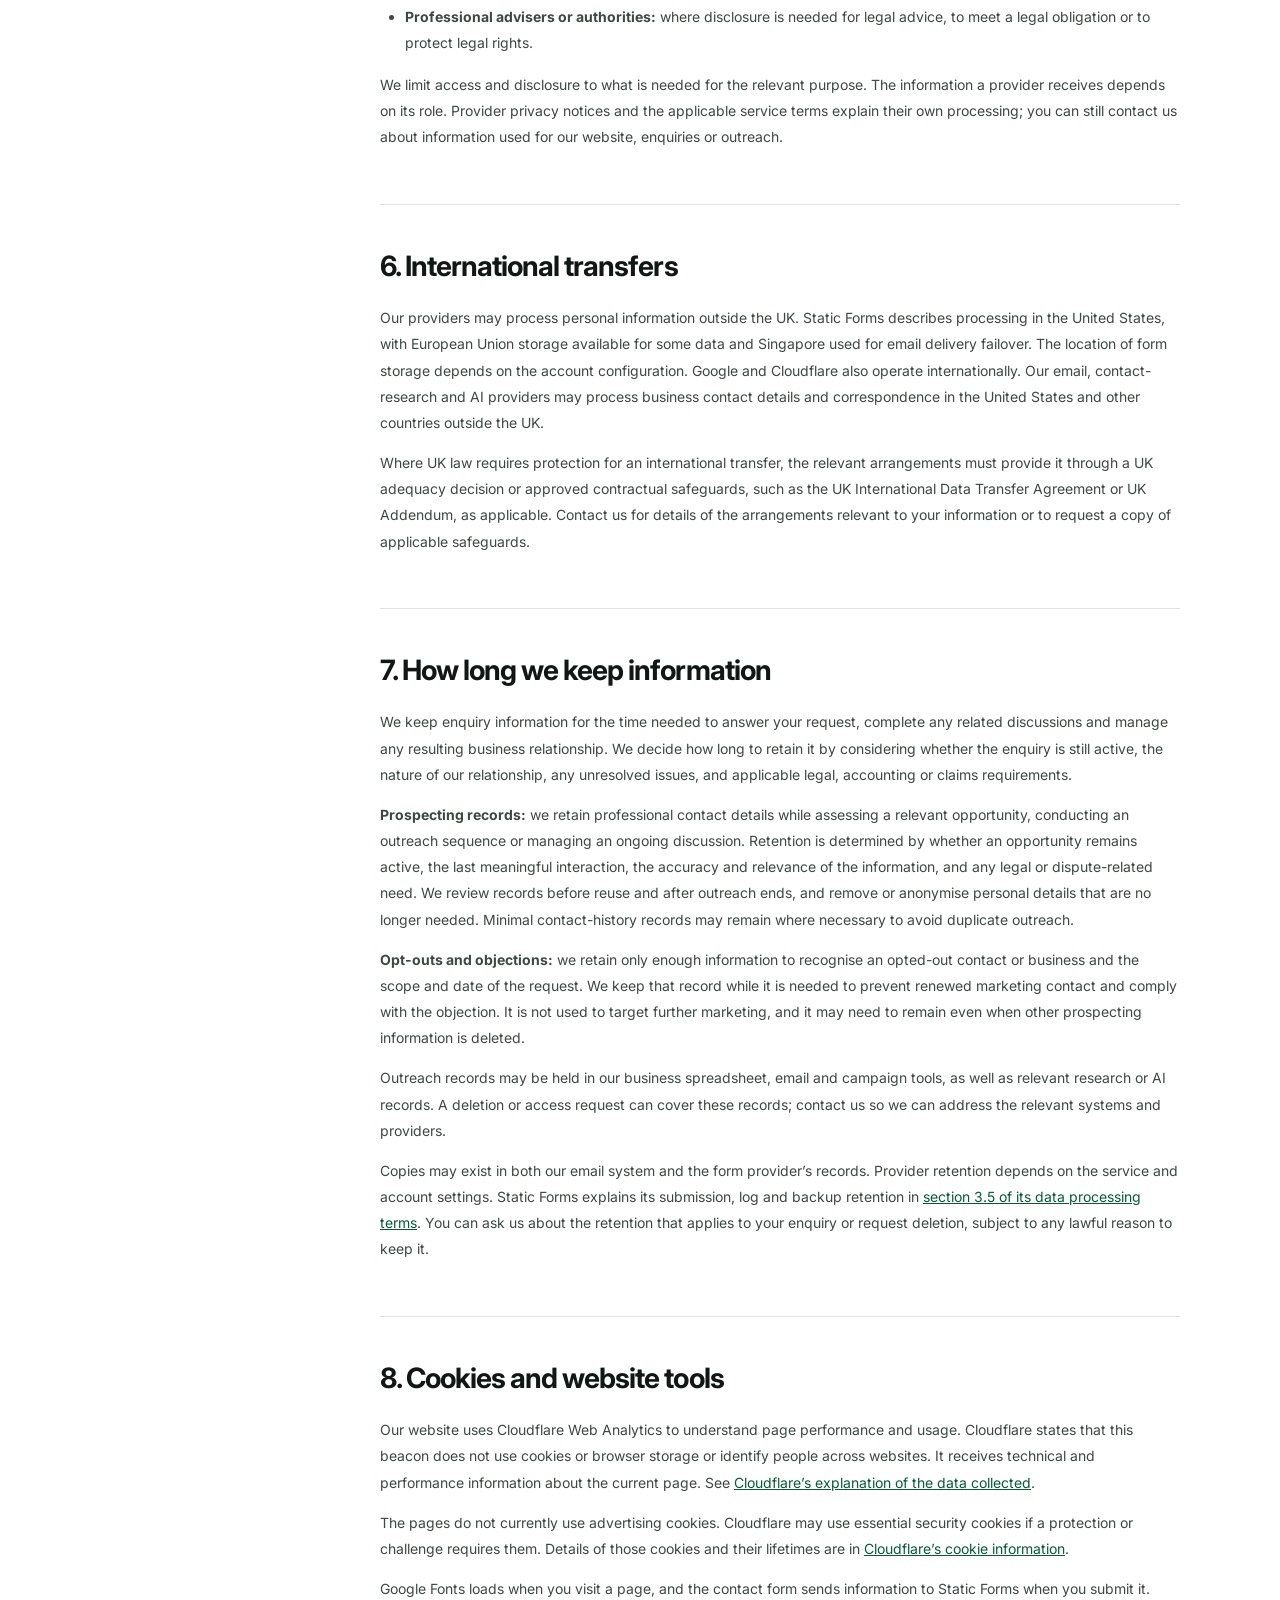
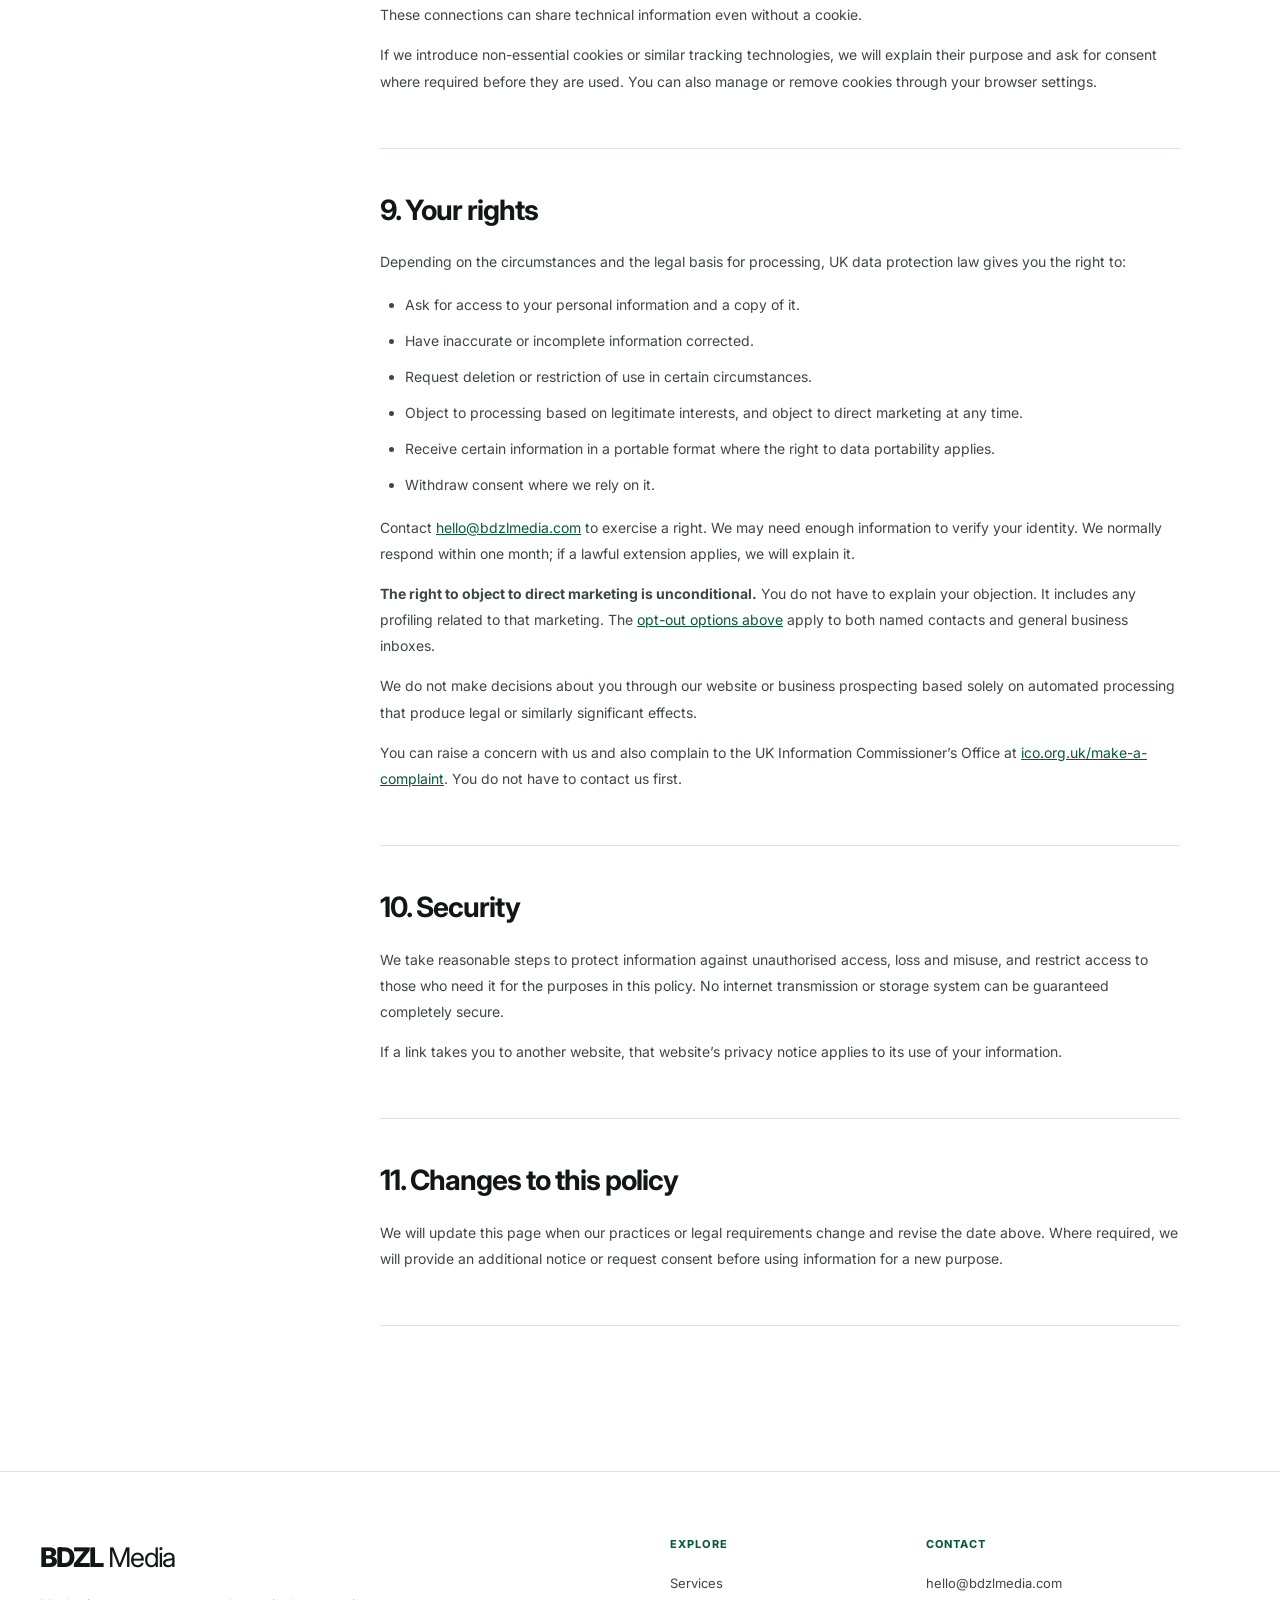
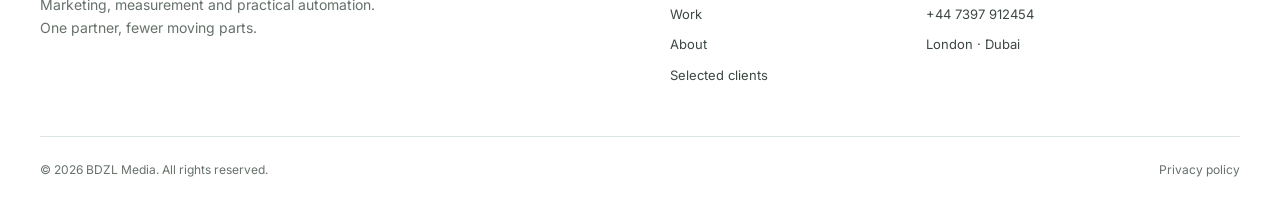
<file: privacy-policy.html>
<!doctype html><html lang="en"><head><meta charset="utf-8"><meta name="viewport" content="width=device-width, initial-scale=1"><meta name="theme-color" content="#ffffff"><title>Privacy Policy | BDZL Media</title><meta name="description" content="Privacy, prospecting and contact data information for BDZL Media."><link rel="icon" href="favicon.png" type="image/png"><link rel="preconnect" href="https://fonts.googleapis.com"><link rel="preconnect" href="https://fonts.gstatic.com" crossorigin><link href="https://fonts.googleapis.com/css2?family=Inter:wght@400;500;600;700;800&display=swap" rel="stylesheet"><link rel="stylesheet" href="styles.css"></head><body><a class="skip-link" href="#main-content">Skip to content</a><header class="site-header"><div class="shell nav-shell"><a class="brand" href="index.html" aria-label="BDZL Media homepage"><strong>BDZL</strong> Media</a><nav class="desktop-nav" aria-label="Main navigation"><a href="services.html">Services</a><a href="index.html#work">Work</a><a href="about.html">About</a><a href="contact.html">Contact</a></nav><a class="nav-cta" href="contact.html">Let’s talk <span aria-hidden="true">↗</span></a><button class="nav-toggle" type="button" aria-controls="mobile-nav" aria-expanded="false" aria-label="Open navigation"><span></span><span></span><span></span></button></div><nav class="mobile-nav" id="mobile-nav" aria-label="Mobile navigation" hidden><a href="services.html">Services</a><a href="index.html#work">Work</a><a href="about.html">About</a><a href="contact.html">Contact</a><a href="contact.html">Start a project ↗</a></nav></header><main id="main-content"><section class="page-hero shell policy-hero"><span class="eyebrow">YOUR INFORMATION</span><h1>Privacy policy.</h1><p>How BDZL Media handles personal information from website visitors, enquiries and our own business outreach.</p><p class="policy-date">Last updated: <time datetime="2026-11-09">9 November 2026</time></p><a class="text-link" href="#business-prospecting">Received an email from us? Read about our outreach and opt-out options ↗</a></section><div class="shell privacy-layout"><nav aria-labelledby="policy-nav-title" class="policy-nav">
<h2 id="policy-nav-title">On this page</h2>
<ol>
<li><a href="#who-we-are">01   Who we are</a></li>
<li><a href="#information">02   Information we collect</a></li>
<li><a href="#business-prospecting">03   Business prospecting and outreach</a></li>
<li><a href="#how-we-use-it">04   How we use it</a></li>
<li><a href="#sharing">05   Who receives it</a></li>
<li><a href="#international-transfers">06   International transfers</a></li>
<li><a href="#retention">07   How long we keep it</a></li>
<li><a href="#cookies">08   Cookies and website tools</a></li>
<li><a href="#your-rights">09   Your rights</a></li>
<li><a href="#security">10   Security</a></li>
<li><a href="#changes">11   Changes to this policy</a></li>
</ol>
</nav><div class="policy-content">
<section aria-labelledby="who-title" id="who-we-are">
<h2 class="serif" id="who-title">1. Who we are</h2>
<p>BDZL Media provides digital marketing and technology services. We are responsible for deciding how the personal information described in this policy is used. Under UK data protection law, this makes us the data controller.</p>
<p>This policy covers our website, enquiries made directly to us and our own business prospecting, including outreach to restaurants and hospitality businesses. It applies even if you have not visited our website or contacted us first. Where we process information on a client’s behalf, that client’s privacy notice and our agreement with them govern that processing.</p>
<div class="policy-contact"><p><strong>Questions about your information?</strong></p><p>Email <a href="mailto:hello@bdzlmedia.com">hello@bdzlmedia.com</a> or call <a href="tel:+447397912454">+44 7397 912454</a>.</p></div>
</section>
<section aria-labelledby="information-title" id="information">
<h2 class="serif" id="information-title">2. Information we collect</h2>
<ul>
<li><strong>Enquiry details:</strong> your name, email address, selected service and message, plus your phone number and company name if you provide them.</li>
<li><strong>Correspondence:</strong> information you share when you email, call or discuss a project with us.</li>
<li><strong>Prospecting records:</strong> relevant professional contact details, business information, research notes, verification results and communication history, as explained in the <a href="#business-prospecting">business prospecting section</a>.</li>
<li><strong>Technical information:</strong> our website and service providers may receive your IP address, browser and device information, request times, pages requested, referring page and page performance measurements when delivering, measuring and protecting the website, fonts or contact form.</li>
</ul>
<p>Our contact form requires a name, email address, service selection and message so we can understand and answer your enquiry. Phone and company fields are optional. You are not legally required to contact us or provide these details, but we may be unable to respond without enough information.</p>
<p>Please do not include passwords, payment card details or sensitive personal information in your message.</p>
</section>
<section aria-labelledby="prospecting-title" id="business-prospecting">
<h2 class="serif" id="prospecting-title">3. Business prospecting and outreach</h2>
<p>We research restaurants and hospitality businesses that may benefit from BDZL Media’s digital marketing, website and booking measurement services. Where permitted, we contact a relevant professional contact or business inbox by email and may send a limited number of follow-ups.</p>
<div class="policy-contact" id="marketing-opt-out"><p><strong>You can object to our direct marketing at any time, without giving a reason.</strong></p><p>Reply to our email asking us to stop, use an unsubscribe link where one is provided, or email <a href="mailto:hello@bdzlmedia.com?subject=Marketing%20opt-out">hello@bdzlmedia.com</a>. We will stop using your details for direct marketing, including related profiling. We keep a minimal do-not-contact record to help prevent future contact.</p></div>
<h3>Where business contact details come from</h3>
<ul>
<li><strong>Public business sources:</strong> official restaurant and group websites, including contact and team pages; Google Search and Maps business listings; and publicly accessible business directories and professional business profiles.</li>
<li><strong>Contact-finding and verification services, where used:</strong> services such as Instantly may supply professional contact details or check whether a published address is valid. A verification result is separate from permission to send marketing.</li>
<li><strong>Information supplied directly:</strong> details you or your business provide in correspondence, or a relevant professional referral.</li>
</ul>
<p>We also check public advertising, including Meta Ad Library, and public website and booking pages to understand a business’s marketing setup. Those checks help us assess relevance; they do not involve accessing private advertising accounts or restaurant guests’ booking records.</p>
<p>We record source links and research dates where available. You can ask us which source or provider supplied your details. We use relevant professional information and do not guess email addresses or seek private personal contact details.</p>
<h3>What we record and how we use it</h3>
<p>Records may include a published contact name and job role, business email address, restaurant or group name, business location, website, business type, source links and dates, email-verification results and relevant public website or advertising observations. For a general inbox, we do not assume it belongs to a named person.</p>
<p>We use these details to assess whether our services are relevant, select an appropriate business contact, personalise our approach, manage emails and responses, avoid duplicate contact and honour objections. Communication records may include messages sent, delivery failures, replies and opt-out requests.</p>
<h3>Our legal basis and email eligibility</h3>
<p>Where consent is not required, we rely on legitimate interests in identifying relevant business opportunities and promoting our services to appropriate professional contacts. This basis is used only where the purpose, necessity and impact on the contact justify the processing. The interest in growing our business does not override your right to object to direct marketing.</p>
<p>A publicly listed address is not consent. For UK outreach, we distinguish corporate subscribers, such as limited companies and limited liability partnerships, from sole traders and other individual subscribers. We do not send unsolicited marketing emails to individual subscribers unless valid consent or an applicable legal exception permits it. We treat uncertain subscriber status as requiring further checks before sending. Other markets are subject to their applicable rules.</p>
<p>When we obtain personal information indirectly, we provide privacy information within a reasonable period and no later than one month, or sooner at our first communication or an earlier disclosure where required by law. Our marketing emails identify BDZL Media and provide a way to opt out.</p>
<h3>Automation and AI assistance</h3>
<p>We use automation and AI-assisted tools to help research businesses, organise records, assess business relevance, prepare correspondence and manage responses. This may involve processing professional contact details, research notes and relevant message content through the providers listed below.</p>
<p>This business qualification can determine which businesses we approach and which service we mention. It does not determine your access to credit, employment or other services or produce legal or similarly significant effects. You can ask for a person to review an inaccurate finding or handle a privacy request.</p>
</section>
<section aria-labelledby="use-title" id="how-we-use-it">
<h2 class="serif" id="use-title">4. How we use your information</h2>
<p>We use personal information for the following purposes and legal reasons:</p>
<dl class="policy-purposes">
<dt>Answering enquiries and discussing work</dt>
<dd>Our legitimate interests in responding to people who contact us and developing business relationships. If you ask us to take steps towards a contract with you personally, we may instead rely on taking those steps at your request.</dd>
<dt>Delivering agreed services and managing our relationship</dt>
<dd>Performance of a contract where you are the contracting party, or our legitimate interests in managing a relationship with the organisation you represent.</dd>
<dt>Operating and improving the website and preventing misuse</dt>
<dd>Our legitimate interests in keeping our website available, displaying its content, understanding its performance, delivering messages and protecting our business from spam and abuse.</dd>
<dt>Researching and approaching prospective business clients</dt>
<dd>Legitimate interests in relevant business development where permitted, or consent where required, as explained in the <a href="#business-prospecting">business prospecting section</a>. We use minimal suppression records to meet our obligations to respect marketing objections.</dd>
<dt>Meeting legal requirements and handling disputes</dt>
<dd>Compliance with legal obligations, such as applicable record-keeping duties, and our legitimate interests in establishing or defending legal claims.</dd>
</dl>
<p>Sending an enquiry does not sign you up to a mailing list. If we ask for consent for a separate purpose, we will explain that purpose at the time. You can withdraw consent by contacting us, without affecting processing that was lawful before withdrawal.</p>
</section>
<section aria-labelledby="sharing-title" id="sharing">
<h2 class="serif" id="sharing-title">5. Who receives your information</h2>
<p>Information may be available to team members who need it for the purposes in this policy and to providers that support our website, research, business records and communications:</p>
<ul>
<li><strong>Static Forms:</strong> processes contact form submissions, checks them for spam, stores submission records and delivers them to us by email. Spam checks may include automated analysis of message content. See its <a href="https://www.staticforms.dev/privacy-policy">privacy policy</a> and <a href="https://www.staticforms.dev/dpa">data processing terms</a>.</li>
<li><strong>Google Fonts:</strong> supplies the typefaces used on this website. Your browser connects to Google to request the font files, which shares technical information such as your IP address and browser request details. See <a href="https://policies.google.com/privacy">Google’s privacy policy</a>.</li>
<li><strong>Cloudflare:</strong> supports website delivery and security and provides performance and usage measurements through its Web Analytics beacon. See <a href="https://www.cloudflare.com/privacypolicy/">Cloudflare’s privacy policy</a> and its <a href="https://developers.cloudflare.com/speed/observatory/rum-beacon/">performance beacon information</a>.</li>
<li><strong>Instantly:</strong> supports business contact research or verification and, when used for outreach, email campaigns, follow-ups, delivery records, replies and suppression. See <a href="https://instantly.ai/privacy">Instantly’s privacy policy</a>.</li>
<li><strong>InboxKit and connected email providers:</strong> support our business email infrastructure and the delivery and handling of correspondence. See <a href="https://www.inboxkit.com/privacy-policy">InboxKit’s privacy policy</a>.</li>
<li><strong>Google services:</strong> including Google Sheets for business research, contact records and do-not-contact records, and connected Google email services for correspondence. See <a href="https://policies.google.com/privacy">Google’s privacy policy</a>.</li>
<li><strong>Grok:</strong> provides AI assistance for business research, organising records, preparing correspondence and handling responses. Relevant professional contact details, research notes or message content may be processed through the service. See <a href="https://x.ai/legal/privacy-policy">Grok’s provider privacy policy</a>.</li>
<li><strong>Hosting and other IT providers:</strong> support the delivery, security and storage of our website and business information.</li>
<li><strong>Professional advisers or authorities:</strong> where disclosure is needed for legal advice, to meet a legal obligation or to protect legal rights.</li>
</ul>
<p>We limit access and disclosure to what is needed for the relevant purpose. The information a provider receives depends on its role. Provider privacy notices and the applicable service terms explain their own processing; you can still contact us about information used for our website, enquiries or outreach.</p>
</section>
<section aria-labelledby="transfers-title" id="international-transfers">
<h2 class="serif" id="transfers-title">6. International transfers</h2>
<p>Our providers may process personal information outside the UK. Static Forms describes processing in the United States, with European Union storage available for some data and Singapore used for email delivery failover. The location of form storage depends on the account configuration. Google and Cloudflare also operate internationally. Our email, contact-research and AI providers may process business contact details and correspondence in the United States and other countries outside the UK.</p>
<p>Where UK law requires protection for an international transfer, the relevant arrangements must provide it through a UK adequacy decision or approved contractual safeguards, such as the UK International Data Transfer Agreement or UK Addendum, as applicable. Contact us for details of the arrangements relevant to your information or to request a copy of applicable safeguards.</p>
</section>
<section aria-labelledby="retention-title" id="retention">
<h2 class="serif" id="retention-title">7. How long we keep information</h2>
<p>We keep enquiry information for the time needed to answer your request, complete any related discussions and manage any resulting business relationship. We decide how long to retain it by considering whether the enquiry is still active, the nature of our relationship, any unresolved issues, and applicable legal, accounting or claims requirements.</p>
<p><strong>Prospecting records:</strong> we retain professional contact details while assessing a relevant opportunity, conducting an outreach sequence or managing an ongoing discussion. Retention is determined by whether an opportunity remains active, the last meaningful interaction, the accuracy and relevance of the information, and any legal or dispute-related need. We review records before reuse and after outreach ends, and remove or anonymise personal details that are no longer needed. Minimal contact-history records may remain where necessary to avoid duplicate outreach.</p>
<p><strong>Opt-outs and objections:</strong> we retain only enough information to recognise an opted-out contact or business and the scope and date of the request. We keep that record while it is needed to prevent renewed marketing contact and comply with the objection. It is not used to target further marketing, and it may need to remain even when other prospecting information is deleted.</p>
<p>Outreach records may be held in our business spreadsheet, email and campaign tools, as well as relevant research or AI records. A deletion or access request can cover these records; contact us so we can address the relevant systems and providers.</p>
<p>Copies may exist in both our email system and the form provider’s records. Provider retention depends on the service and account settings. Static Forms explains its submission, log and backup retention in <a href="https://www.staticforms.dev/dpa">section 3.5 of its data processing terms</a>. You can ask us about the retention that applies to your enquiry or request deletion, subject to any lawful reason to keep it.</p>
</section>
<section aria-labelledby="cookies-title" id="cookies">
<h2 class="serif" id="cookies-title">8. Cookies and website tools</h2>
<p>Our website uses Cloudflare Web Analytics to understand page performance and usage. Cloudflare states that this beacon does not use cookies or browser storage or identify people across websites. It receives technical and performance information about the current page. See <a href="https://developers.cloudflare.com/speed/observatory/rum-beacon/">Cloudflare’s explanation of the data collected</a>.</p>
<p>The pages do not currently use advertising cookies. Cloudflare may use essential security cookies if a protection or challenge requires them. Details of those cookies and their lifetimes are in <a href="https://developers.cloudflare.com/fundamentals/reference/policies-compliances/cloudflare-cookies/">Cloudflare’s cookie information</a>.</p>
<p>Google Fonts loads when you visit a page, and the contact form sends information to Static Forms when you submit it. These connections can share technical information even without a cookie.</p>
<p>If we introduce non-essential cookies or similar tracking technologies, we will explain their purpose and ask for consent where required before they are used. You can also manage or remove cookies through your browser settings.</p>
</section>
<section aria-labelledby="rights-title" id="your-rights">
<h2 class="serif" id="rights-title">9. Your rights</h2>
<p>Depending on the circumstances and the legal basis for processing, UK data protection law gives you the right to:</p>
<ul>
<li>Ask for access to your personal information and a copy of it.</li>
<li>Have inaccurate or incomplete information corrected.</li>
<li>Request deletion or restriction of use in certain circumstances.</li>
<li>Object to processing based on legitimate interests, and object to direct marketing at any time.</li>
<li>Receive certain information in a portable format where the right to data portability applies.</li>
<li>Withdraw consent where we rely on it.</li>
</ul>
<p>Contact <a href="mailto:hello@bdzlmedia.com">hello@bdzlmedia.com</a> to exercise a right. We may need enough information to verify your identity. We normally respond within one month; if a lawful extension applies, we will explain it.</p>
<p><strong>The right to object to direct marketing is unconditional.</strong> You do not have to explain your objection. It includes any profiling related to that marketing. The <a href="#marketing-opt-out">opt-out options above</a> apply to both named contacts and general business inboxes.</p>
<p>We do not make decisions about you through our website or business prospecting based solely on automated processing that produce legal or similarly significant effects.</p>
<p>You can raise a concern with us and also complain to the UK Information Commissioner’s Office at <a href="https://ico.org.uk/make-a-complaint/">ico.org.uk/make-a-complaint</a>. You do not have to contact us first.</p>
</section>
<section aria-labelledby="security-title" id="security">
<h2 class="serif" id="security-title">10. Security</h2>
<p>We take reasonable steps to protect information against unauthorised access, loss and misuse, and restrict access to those who need it for the purposes in this policy. No internet transmission or storage system can be guaranteed completely secure.</p>
<p>If a link takes you to another website, that website’s privacy notice applies to its use of your information.</p>
</section>
<section aria-labelledby="changes-title" id="changes">
<h2 class="serif" id="changes-title">11. Changes to this policy</h2>
<p>We will update this page when our practices or legal requirements change and revise the date above. Where required, we will provide an additional notice or request consent before using information for a new purpose.</p>
</section>
</div></div></main><footer class="site-footer"><div class="shell"><div class="footer-main"><div><a class="brand" href="index.html"><strong>BDZL</strong> Media</a><p>Marketing, measurement and practical automation.<br>One partner, fewer moving parts.</p></div><div class="footer-links"><div><span class="footer-head">Explore</span><a href="services.html">Services</a><a href="index.html#work">Work</a><a href="about.html">About</a><a href="about.html#clients">Selected clients</a></div><div><span class="footer-head">Contact</span><a href="mailto:hello@bdzlmedia.com">hello@bdzlmedia.com</a><a href="tel:+447397912454">+44 7397 912454</a><span>London · Dubai</span></div></div></div><div class="footer-bottom"><span>© 2026 BDZL Media. All rights reserved.</span><a href="privacy-policy.html">Privacy policy</a></div></div></footer><script src="site.js" defer></script></body></html>
</file>
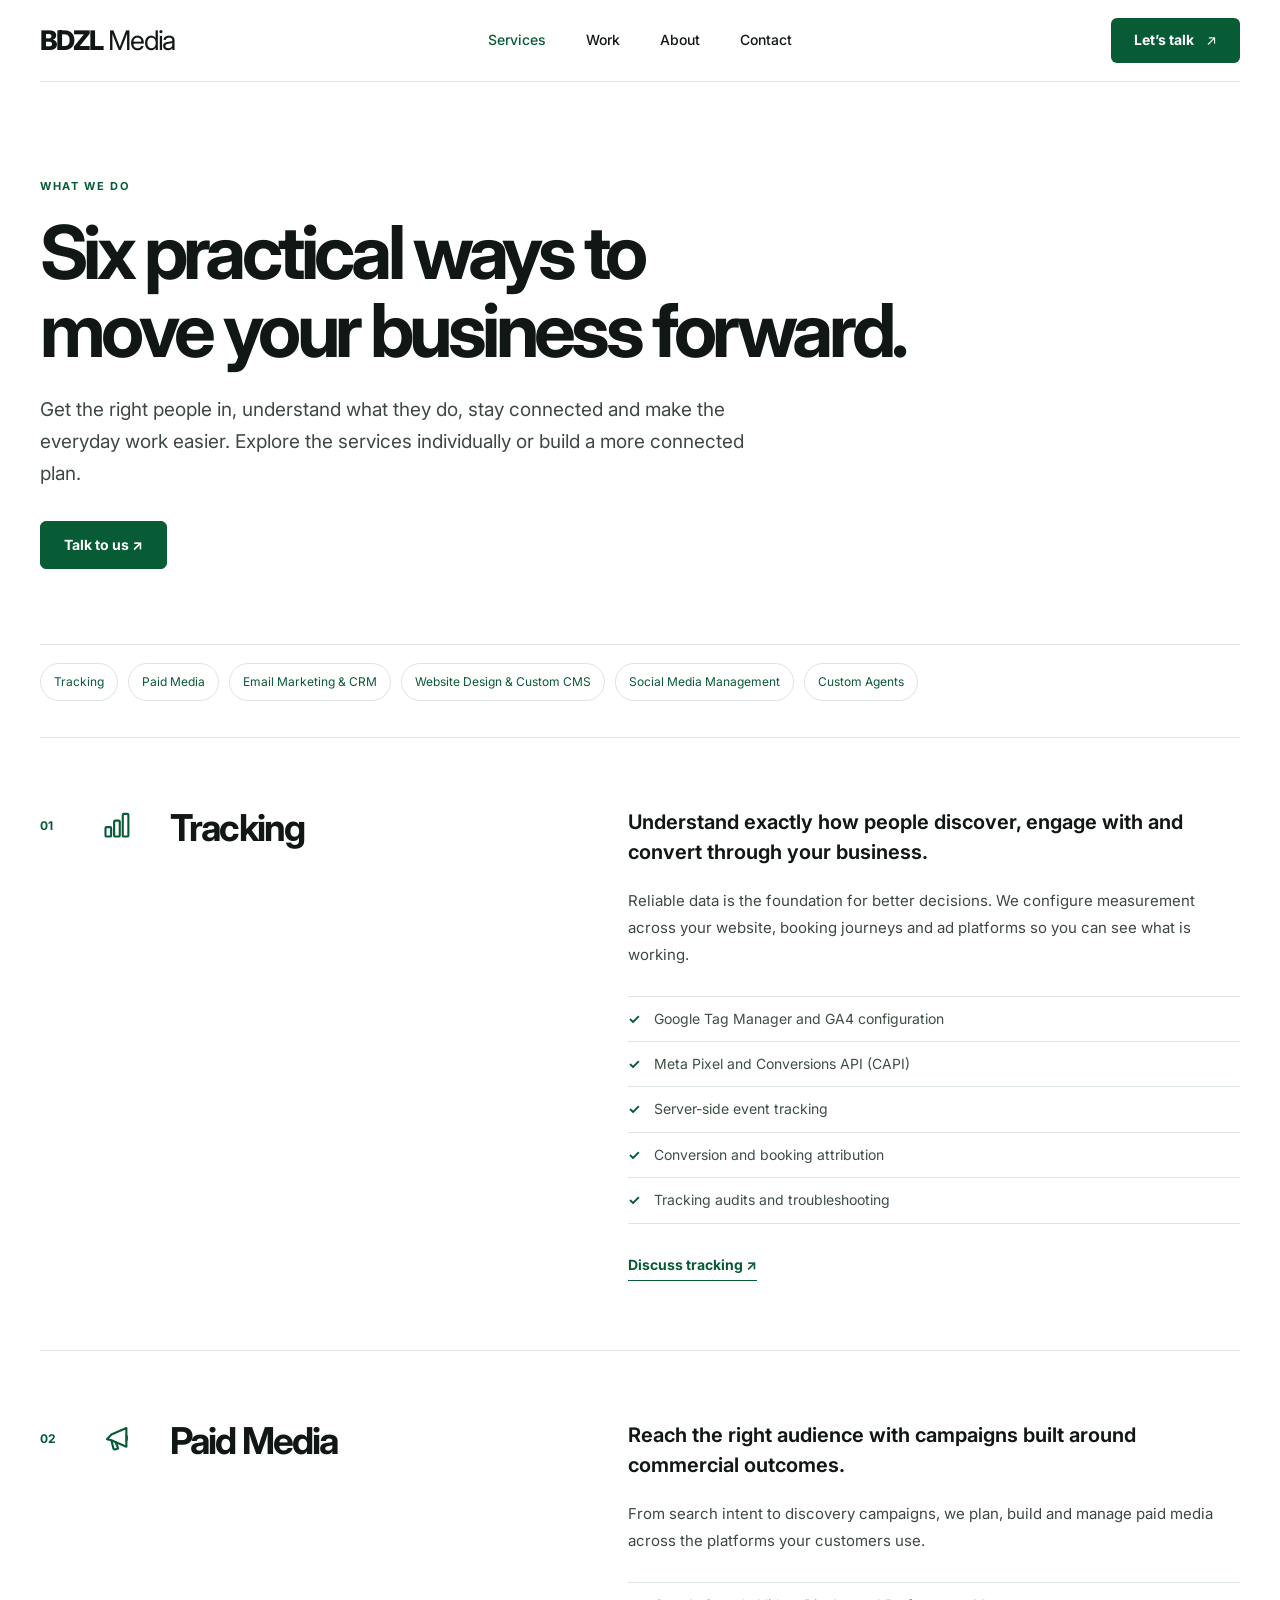
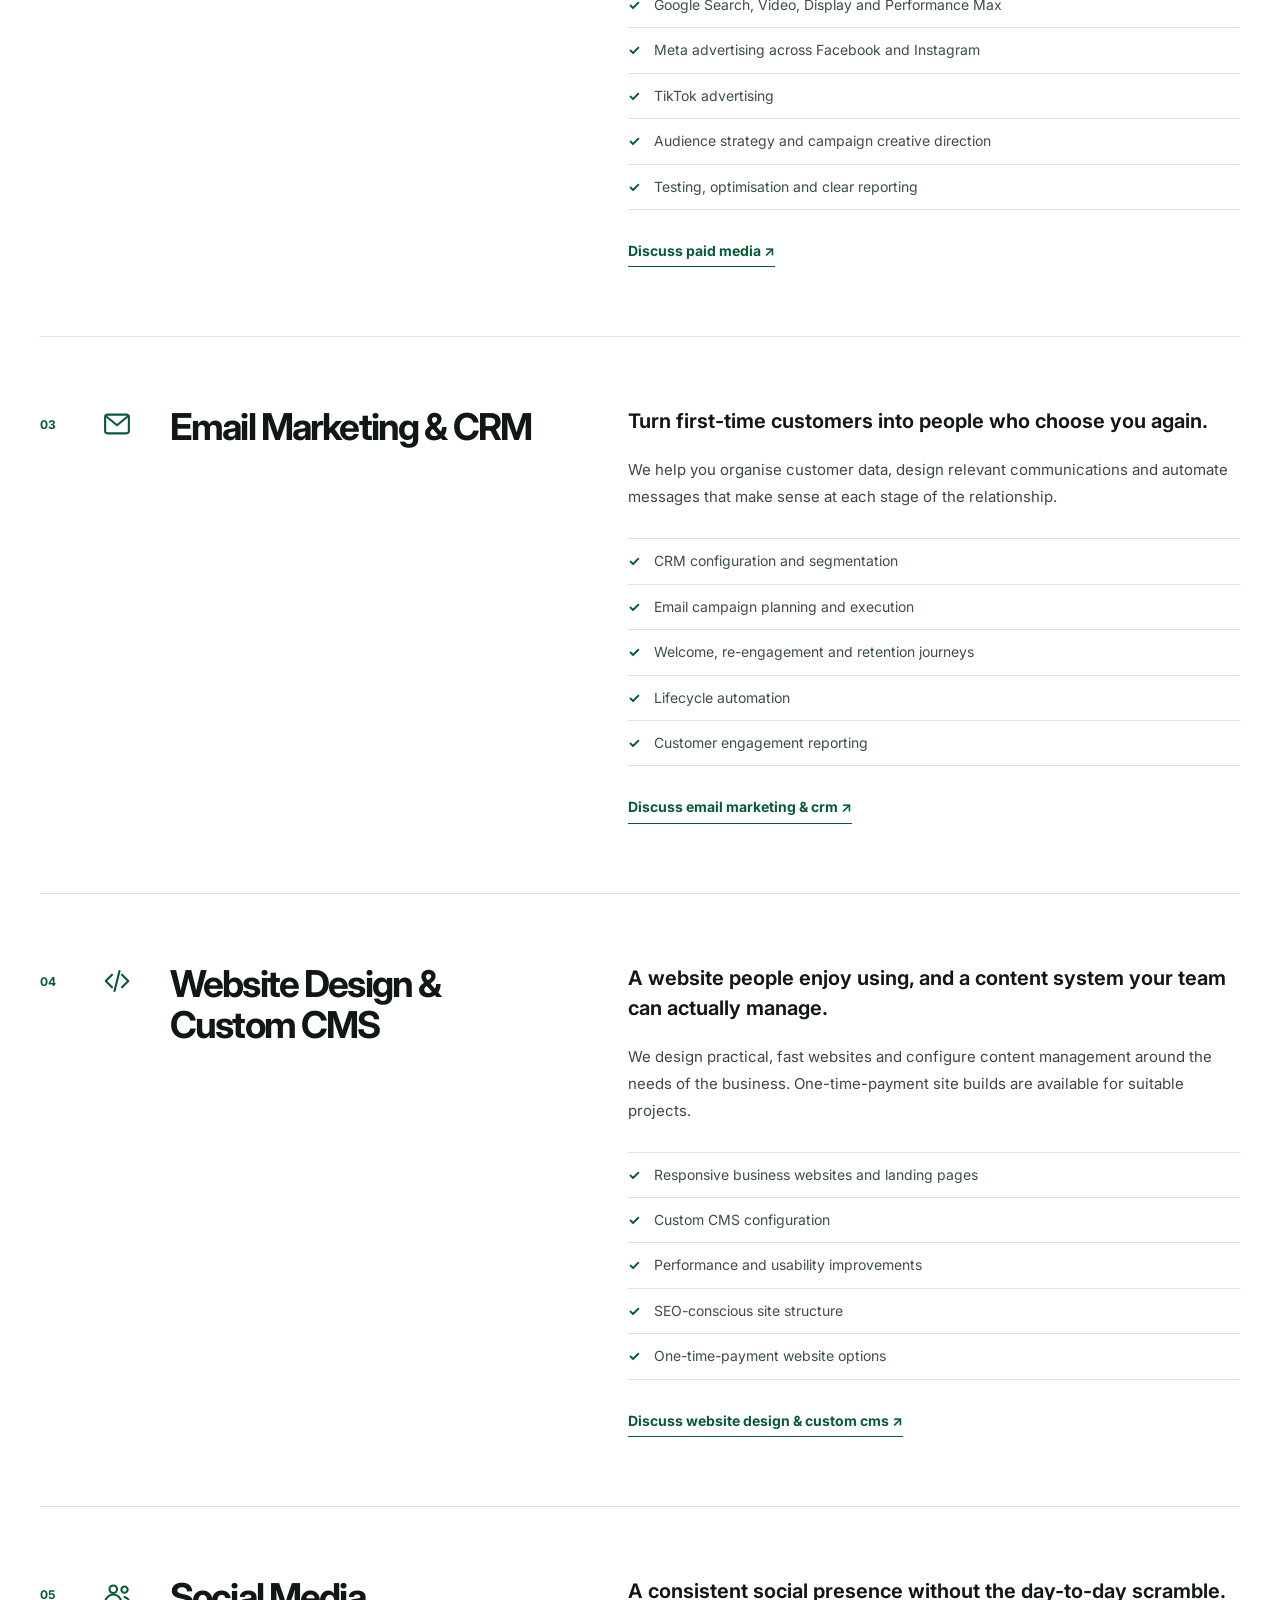
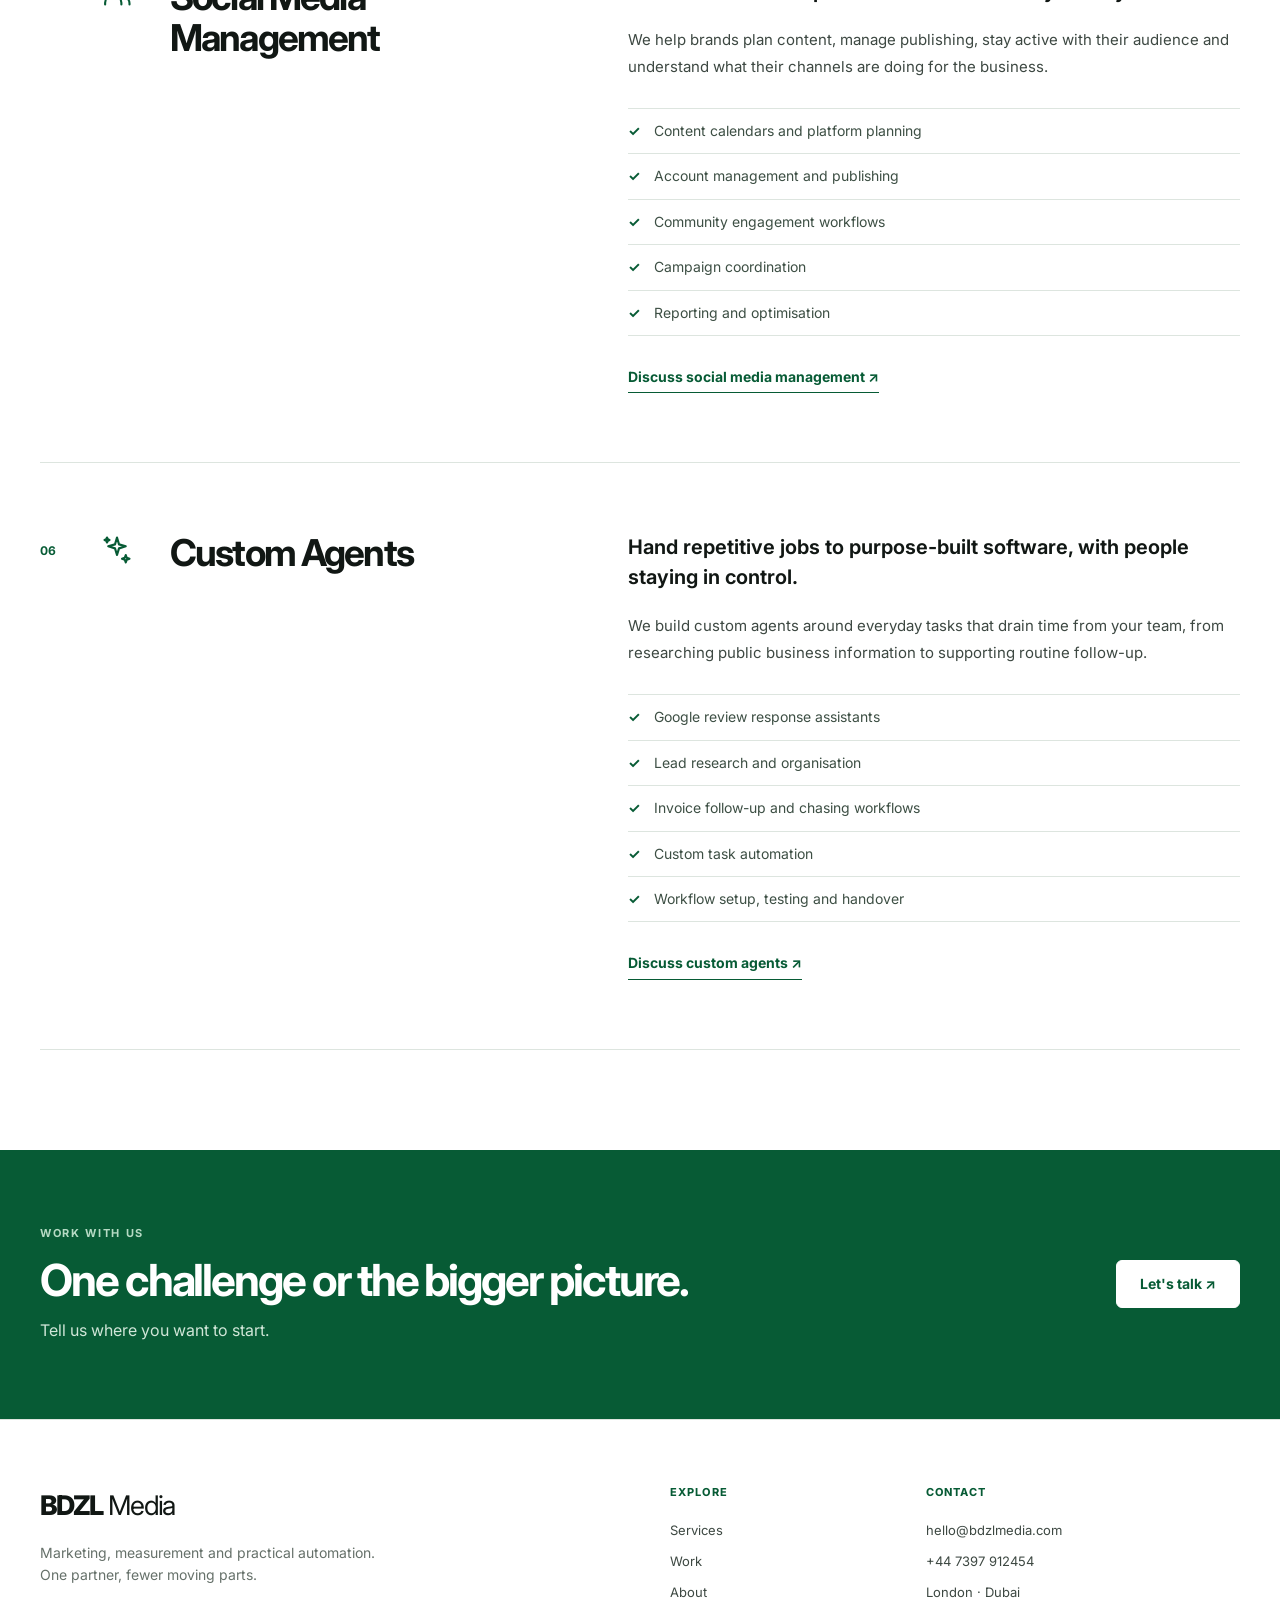
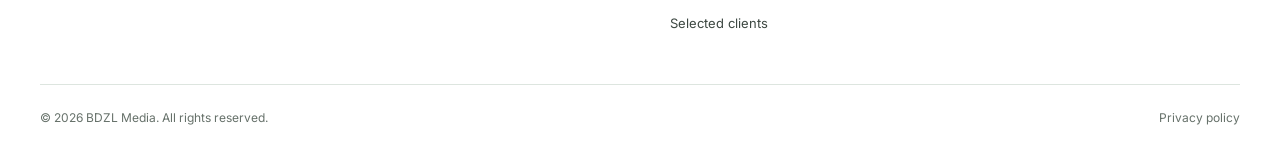
<file: services.html>
<!doctype html><html lang="en"><head><meta charset="utf-8"><meta name="viewport" content="width=device-width, initial-scale=1"><meta name="theme-color" content="#ffffff"><title>Services | BDZL Media</title><meta name="description" content="Tracking, paid media, email marketing and CRM, website design, social media management and custom agents."><link rel="icon" href="favicon.png" type="image/png"><link rel="preconnect" href="https://fonts.googleapis.com"><link rel="preconnect" href="https://fonts.gstatic.com" crossorigin><link href="https://fonts.googleapis.com/css2?family=Inter:wght@400;500;600;700;800&display=swap" rel="stylesheet"><link rel="stylesheet" href="styles.css"></head><body><a class="skip-link" href="#main-content">Skip to content</a><header class="site-header"><div class="shell nav-shell"><a class="brand" href="index.html" aria-label="BDZL Media homepage"><strong>BDZL</strong> Media</a><nav class="desktop-nav" aria-label="Main navigation"><a href="services.html" aria-current="page">Services</a><a href="index.html#work">Work</a><a href="about.html">About</a><a href="contact.html">Contact</a></nav><a class="nav-cta" href="contact.html">Let’s talk <span aria-hidden="true">↗</span></a><button class="nav-toggle" type="button" aria-controls="mobile-nav" aria-expanded="false" aria-label="Open navigation"><span></span><span></span><span></span></button></div><nav class="mobile-nav" id="mobile-nav" aria-label="Mobile navigation" hidden><a href="services.html" aria-current="page">Services</a><a href="index.html#work">Work</a><a href="about.html">About</a><a href="contact.html">Contact</a><a href="contact.html">Start a project ↗</a></nav></header><main id="main-content"><section class="page-hero shell"><span class="eyebrow">WHAT WE DO</span><h1>Six practical ways to<br>move your business forward.</h1><p>Get the right people in, understand what they do, stay connected and make the everyday work easier. Explore the services individually or build a more connected plan.</p><a class="button button-solid" href="contact.html">Talk to us ↗</a></section><div class="shell"><nav class="service-jump" aria-label="On this page"><a href="#tracking">Tracking</a><a href="#paid">Paid Media</a><a href="#email">Email Marketing &amp; CRM</a><a href="#website">Website Design &amp; Custom CMS</a><a href="#social">Social Media Management</a><a href="#agents">Custom Agents</a></nav><div class="detail-list"><section class="service-detail" id="tracking"><div class="detail-heading"><span class="detail-index">01</span><div class="detail-icon"><svg class="icon" width="30" height="30" viewBox="0 0 24 24" fill="none" stroke="currentColor" stroke-width="1.7" stroke-linecap="round" stroke-linejoin="round" aria-hidden="true"><rect x="2.8" y="13.7" width="4.5" height="7.5" rx=".9"/><rect x="9.7" y="8.5" width="4.5" height="12.7" rx=".9"/><rect x="16.6" y="3.1" width="4.5" height="18.1" rx=".9"/></svg></div><h2>Tracking</h2></div><div class="detail-body"><p class="detail-lead">Understand exactly how people discover, engage with and convert through your business.</p><p>Reliable data is the foundation for better decisions. We configure measurement across your website, booking journeys and ad platforms so you can see what is working.</p><ul class="plain-list"><li>Google Tag Manager and GA4 configuration</li><li>Meta Pixel and Conversions API (CAPI)</li><li>Server-side event tracking</li><li>Conversion and booking attribution</li><li>Tracking audits and troubleshooting</li></ul><a class="text-link" href="contact.html?service=tracking">Discuss tracking ↗</a></div></section><section class="service-detail" id="paid"><div class="detail-heading"><span class="detail-index">02</span><div class="detail-icon"><svg class="icon" width="30" height="30" viewBox="0 0 24 24" fill="none" stroke="currentColor" stroke-width="1.7" stroke-linecap="round" stroke-linejoin="round" aria-hidden="true"><path d="m4 13 3.5-3.8L19.5 4v15l-12-5.2L4 13Z"/><path d="M7.6 14 9 20c.2.9 1 1.3 2 1l1.9-.6-1.9-5"/><path d="M19.5 10a4 4 0 0 1 0 4"/></svg></div><h2>Paid Media</h2></div><div class="detail-body"><p class="detail-lead">Reach the right audience with campaigns built around commercial outcomes.</p><p>From search intent to discovery campaigns, we plan, build and manage paid media across the platforms your customers use.</p><ul class="plain-list"><li>Google Search, Video, Display and Performance Max</li><li>Meta advertising across Facebook and Instagram</li><li>TikTok advertising</li><li>Audience strategy and campaign creative direction</li><li>Testing, optimisation and clear reporting</li></ul><a class="text-link" href="contact.html?service=paid">Discuss paid media ↗</a></div></section><section class="service-detail" id="email"><div class="detail-heading"><span class="detail-index">03</span><div class="detail-icon"><svg class="icon" width="30" height="30" viewBox="0 0 24 24" fill="none" stroke="currentColor" stroke-width="1.7" stroke-linecap="round" stroke-linejoin="round" aria-hidden="true"><rect x="2.5" y="4.5" width="19" height="15" rx="2"/><path d="m3.5 6 8.5 7 8.5-7"/></svg></div><h2>Email Marketing &amp; CRM</h2></div><div class="detail-body"><p class="detail-lead">Turn first-time customers into people who choose you again.</p><p>We help you organise customer data, design relevant communications and automate messages that make sense at each stage of the relationship.</p><ul class="plain-list"><li>CRM configuration and segmentation</li><li>Email campaign planning and execution</li><li>Welcome, re-engagement and retention journeys</li><li>Lifecycle automation</li><li>Customer engagement reporting</li></ul><a class="text-link" href="contact.html?service=email">Discuss email marketing &amp; crm ↗</a></div></section><section class="service-detail" id="website"><div class="detail-heading"><span class="detail-index">04</span><div class="detail-icon"><svg class="icon" width="30" height="30" viewBox="0 0 24 24" fill="none" stroke="currentColor" stroke-width="1.7" stroke-linecap="round" stroke-linejoin="round" aria-hidden="true"><path d="m8 7-5 5 5 5M16 7l5 5-5 5M14 4l-4 16"/></svg></div><h2>Website Design &amp; Custom CMS</h2></div><div class="detail-body"><p class="detail-lead">A website people enjoy using, and a content system your team can actually manage.</p><p>We design practical, fast websites and configure content management around the needs of the business. One-time-payment site builds are available for suitable projects.</p><ul class="plain-list"><li>Responsive business websites and landing pages</li><li>Custom CMS configuration</li><li>Performance and usability improvements</li><li>SEO-conscious site structure</li><li>One-time-payment website options</li></ul><a class="text-link" href="contact.html?service=website">Discuss website design &amp; custom cms ↗</a></div></section><section class="service-detail" id="social"><div class="detail-heading"><span class="detail-index">05</span><div class="detail-icon"><svg class="icon" width="30" height="30" viewBox="0 0 24 24" fill="none" stroke="currentColor" stroke-width="1.7" stroke-linecap="round" stroke-linejoin="round" aria-hidden="true"><circle cx="9" cy="8.2" r="3"/><path d="M2.5 20.3v-1.4a6.5 6.5 0 0 1 13 0v1.4"/><circle cx="18" cy="8.5" r="2.5"/><path d="M18 14.5a5 5 0 0 1 4 5v.8"/></svg></div><h2>Social Media Management</h2></div><div class="detail-body"><p class="detail-lead">A consistent social presence without the day-to-day scramble.</p><p>We help brands plan content, manage publishing, stay active with their audience and understand what their channels are doing for the business.</p><ul class="plain-list"><li>Content calendars and platform planning</li><li>Account management and publishing</li><li>Community engagement workflows</li><li>Campaign coordination</li><li>Reporting and optimisation</li></ul><a class="text-link" href="contact.html?service=social">Discuss social media management ↗</a></div></section><section class="service-detail" id="agents"><div class="detail-heading"><span class="detail-index">06</span><div class="detail-icon"><svg class="icon" width="30" height="30" viewBox="0 0 24 24" fill="none" stroke="currentColor" stroke-width="1.7" stroke-linecap="round" stroke-linejoin="round" aria-hidden="true"><path d="m12 2 1.6 5.5L19 9l-5.4 1.7L12 16l-1.6-5.3L5 9l5.4-1.5L12 2Z"/><path d="m19 16 .8 2.2L22 19l-2.2.8L19 22l-.8-2.2L16 19l2.2-.8L19 16ZM4 2l.7 1.4L6 4l-1.3.6L4 6l-.6-1.4L2 4l1.4-.6L4 2Z"/></svg></div><h2>Custom Agents</h2></div><div class="detail-body"><p class="detail-lead">Hand repetitive jobs to purpose-built software, with people staying in control.</p><p>We build custom agents around everyday tasks that drain time from your team, from researching public business information to supporting routine follow-up.</p><ul class="plain-list"><li>Google review response assistants</li><li>Lead research and organisation</li><li>Invoice follow-up and chasing workflows</li><li>Custom task automation</li><li>Workflow setup, testing and handover</li></ul><a class="text-link" href="contact.html?service=agents">Discuss custom agents ↗</a></div></section></div></div><section class="cta-section"><div class="shell cta-inner"><div><p class="eyebrow inverse">WORK WITH US</p><h2>One challenge or the bigger picture.</h2><p>Tell us where you want to start.</p></div><a class="button button-light" href="contact.html">Let's talk ↗</a></div></section></main><footer class="site-footer"><div class="shell"><div class="footer-main"><div><a class="brand" href="index.html"><strong>BDZL</strong> Media</a><p>Marketing, measurement and practical automation.<br>One partner, fewer moving parts.</p></div><div class="footer-links"><div><span class="footer-head">Explore</span><a href="services.html">Services</a><a href="index.html#work">Work</a><a href="about.html">About</a><a href="about.html#clients">Selected clients</a></div><div><span class="footer-head">Contact</span><a href="mailto:hello@bdzlmedia.com">hello@bdzlmedia.com</a><a href="tel:+447397912454">+44 7397 912454</a><span>London · Dubai</span></div></div></div><div class="footer-bottom"><span>© 2026 BDZL Media. All rights reserved.</span><a href="privacy-policy.html">Privacy policy</a></div></div></footer><script src="site.js" defer></script></body></html>
</file>
<file: styles.css>
/* BDZL Media — functional minimalist redesign */
:root{--ink:#111714;--body:#3d4842;--muted:#66716a;--green:#075b35;--green-dark:#06462b;--line:#dde5df;--paper:#ffffff;--soft:#f7faf7;--soft2:#f0f5f1;--max:1200px;--pad:36px}
*{box-sizing:border-box}html{scroll-behavior:smooth}body{margin:0;background:var(--paper);color:var(--ink);font-family:Inter,-apple-system,BlinkMacSystemFont,'Segoe UI',Arial,sans-serif;font-size:16px;line-height:1.6;-webkit-font-smoothing:antialiased}a{color:inherit}a:focus-visible,button:focus-visible,select:focus-visible,input:focus-visible,textarea:focus-visible,summary:focus-visible{outline:2px solid var(--green);outline-offset:4px}h1,h2,h3,p{margin-top:0}p{color:var(--body)}.shell{width:min(100% - var(--pad)*2,var(--max));margin-inline:auto}.skip-link{position:absolute;top:-100px;left:8px;z-index:200;background:var(--green);color:white;padding:8px 16px}.skip-link:focus{top:8px}.icon{display:block}.eyebrow,.hero-kicker{display:block;color:var(--green);font-size:11px;font-weight:700;letter-spacing:.15em;text-transform:uppercase;margin-bottom:18px}.section{padding:104px 0;border-top:1px solid var(--line)}.section h2{font-size:clamp(31px,3.65vw,49px);letter-spacing:-.055em;line-height:1.13;font-weight:750}.section h3{letter-spacing:-.032em}.text-link{display:inline-block;text-decoration:none;color:var(--green);font-weight:700;font-size:14px;border-bottom:1px solid var(--green);padding-bottom:4px}.text-link:hover{color:var(--ink)}
/* Navigation */
.site-header{background:#fff;position:relative;z-index:50}.nav-shell{height:82px;display:grid;grid-template-columns:1fr auto 1fr;gap:28px;align-items:center;border-bottom:1px solid var(--line)}.brand{font-size:27px;letter-spacing:-.06em;text-decoration:none;white-space:nowrap}.brand strong{font-weight:800;letter-spacing:-.07em}.desktop-nav{display:flex;align-items:center;gap:40px}.desktop-nav a{font-size:14px;font-weight:500;text-decoration:none;transition:color .18s}.desktop-nav a:hover,.desktop-nav a[aria-current]{color:var(--green)}.nav-cta{justify-self:end;text-decoration:none;background:var(--green);color:#fff;padding:11px 23px;border-radius:6px;font-size:14px;font-weight:700;transition:background .2s}.nav-cta span{font-weight:400;margin-left:9px}.nav-cta:hover{background:var(--green-dark)}.nav-toggle{display:none;background:transparent;border:0;cursor:pointer;padding:10px}.nav-toggle span{display:block;width:25px;height:2px;background:var(--ink);margin:5px 0}.mobile-nav{display:none}
/* Buttons */
.button{display:inline-flex;align-items:center;justify-content:center;gap:18px;font-family:inherit;font-size:14px;font-weight:700;text-decoration:none;border-radius:6px;border:1px solid var(--green);padding:12px 23px;transition:transform .2s,background .2s,box-shadow .2s;cursor:pointer}.button:hover{transform:translateY(-2px);box-shadow:0 6px 17px #09271612}.button-solid{background:var(--green);color:#fff}.button-solid:hover{background:var(--green-dark)}.button-outline{color:var(--green);background:#fff}.button-outline:hover{background:var(--soft)}
/* Homepage top */
.home-hero{padding-top:84px}.hero-inner{text-align:center;max-width:985px;margin:auto}.home-hero .hero-kicker{margin-bottom:19px;font-size:10px;color:#718378}.home-hero h1{font-weight:750;letter-spacing:-.061em;line-height:1.13;font-size:clamp(37px,4.45vw,60px);max-width:1020px;margin:0 auto 18px}.home-hero p{max-width:740px;font-size:18px;line-height:1.55;margin:0 auto;color:#414b45}.hero-actions{display:flex;justify-content:center;gap:14px;margin:31px auto 0}
.home-services{padding-top:76px}.service-grid{display:grid;grid-template-columns:repeat(3,minmax(0,1fr));border-collapse:collapse}.service-cell{min-height:209px;display:flex;flex-direction:column;text-decoration:none;padding:25px 35px 24px;border-right:1px solid var(--line);position:relative;transition:background .2s}.service-cell:nth-child(3n){border-right:none}.service-cell:nth-child(n+4){border-top:1px solid var(--line)}.service-cell:hover{background:var(--soft)}.service-icon{display:block;color:var(--green);margin-bottom:13px}.service-cell .icon{height:31px;width:31px}.service-title{display:block;font-weight:750;font-size:19px;letter-spacing:-.035em;line-height:1.22;margin-bottom:9px}.service-description{color:var(--body);font-size:14px;line-height:1.5;max-width:32ch}.service-more{font-size:12px;font-weight:700;color:var(--green);margin-top:auto;padding-top:16px;opacity:0;transform:translateY(-2px);transition:opacity .2s}.service-cell:hover .service-more,.service-cell:focus-visible .service-more{opacity:1}.service-caption{display:flex;align-items:center;gap:24px;max-width:960px;margin:45px auto 98px}.service-caption span{height:1px;background:var(--line);flex:1}.service-caption p{font-weight:700;font-size:17px;text-align:center;letter-spacing:-.025em;color:var(--ink);margin:0}
/* Middle sections */
.split-heading{display:grid;grid-template-columns:1fr .75fr;gap:80px;align-items:start}.split-heading>p,.split-heading>div>p:not(.eyebrow){font-size:16px;max-width:46ch;line-height:1.75;margin:5px 0 0}.section-heading{margin-bottom:40px}.section-heading h2{max-width:670px}.process-section{background:var(--soft)}.process-row{display:grid;grid-template-columns:repeat(4,1fr);border-top:1px solid #d1ded4}.process-row>div{padding:32px 26px 0;border-right:1px solid #d1ded4}.process-row>div:first-child{padding-left:0}.process-row>div:last-child{border:none}.process-row span{font-size:11px;font-weight:700;letter-spacing:.08em;color:var(--green)}.process-row h3{font-size:22px;margin:32px 0 12px}.process-row p{font-size:14px;line-height:1.67;margin:0;max-width:30ch}
.work-grid{display:grid;grid-template-columns:repeat(3,minmax(0,1fr));gap:23px}.work-tile{text-decoration:none;border:1px solid var(--line);padding:17px;display:block;transition:border-color .18s,transform .18s}.work-tile:hover{border-color:var(--green);transform:translateY(-3px)}.tile-label{font-size:10px;color:var(--green);letter-spacing:.12em;font-weight:800}.work-visual{height:230px;margin:16px 0 20px;background:#eef4ef;overflow:hidden;display:flex;align-items:center;justify-content:center}.work-copy h3{font-size:20px;line-height:1.28;margin-bottom:13px}.work-copy span{font-size:13px;color:var(--green);font-weight:700}.fake-top{display:flex;justify-content:space-between;border-bottom:1px solid #cadae0;padding:15px 16px;font-size:11px}.fake-top span{color:#8b9e91}.visual-tracking{display:block;padding:28px 16px;background:#eff5f0}.visual-path{display:flex;align-items:center;gap:4px;justify-content:space-between;padding:30px 8px 23px}.visual-path span{border:1px solid #b5c6b9;background:#fff;border-radius:5px;padding:9px 8px;color:#24513b;font-size:10px;font-weight:700;white-space:nowrap}.visual-path i{height:1px;flex:1;background:#8eb39a}.visual-dots{display:flex;justify-content:center;gap:14px}.visual-dots span{width:6px;height:6px;background:#4e9f72;border-radius:50%}.visual-dots span:nth-child(even){opacity:.35}.visual-web{background:#e7e9e3;padding:20px}.mini-window{width:100%;height:100%;padding:13px 17px;background:white;border:1px solid #d5dbd3;box-shadow:0 13px 30px #183b2b17}.mini-nav{display:flex;justify-content:space-between;font-size:11px;color:#283b30}.mini-nav span{font-size:8px}.mini-title{font-size:26px;font-weight:700;letter-spacing:-.05em;line-height:1.07;margin:38px 0 17px}.mini-title em{font-weight:400;font-style:normal;color:var(--green)}.mini-cta{display:inline-block;background:var(--green);color:white;font-size:9px;padding:5px 10px;border-radius:3px}.visual-agents{flex-direction:column;background:#f1f5f2}.autom-step{width:74%;background:#fff;border:1px solid #d4e3d6;padding:10px 15px;font-size:12px;font-weight:700;display:flex;justify-content:space-between;border-radius:4px}.autom-step span{color:var(--green)}.autom-step.accent{background:var(--green);color:#fff}.autom-step.accent span{color:#fff}.autom-line{height:18px;width:1px;background:#86b89a}.work-footnote{font-size:12px;color:#758278;margin:16px 0 0}
.trust-section{background:#fff}.client-list{display:grid;grid-template-columns:repeat(5,minmax(0,1fr));border-block:1px solid var(--line);margin:30px 0 24px}.client-list span{min-height:106px;display:flex;align-items:center;justify-content:center;flex-direction:column;padding:20px 18px;text-align:center;border-right:1px solid var(--line);font-weight:700;letter-spacing:-.02em;font-size:17px}.client-list span:last-child{border:0}.client-list small{font-weight:400;color:var(--muted);font-size:12px;margin-top:3px}
.faq-section{background:var(--soft)}.faq-layout{display:grid;grid-template-columns:.78fr 1fr;gap:80px}.faq-intro{max-width:34ch}.faq-rows{border-top:1px solid var(--line)}.faq-rows details{border-bottom:1px solid var(--line);padding:0}.faq-rows summary{list-style:none;cursor:pointer;display:flex;justify-content:space-between;gap:24px;align-items:center;padding:21px 3px;font-size:16px;font-weight:650}.faq-rows summary::-webkit-details-marker{display:none}.faq-rows summary span{font-size:23px;color:var(--green);font-weight:400;transition:transform .2s}.faq-rows details[open] summary span{transform:rotate(45deg)}.faq-rows details p{font-size:14px;line-height:1.75;margin:0 0 22px;max-width:65ch}
.cta-section{background:var(--green);color:#fff;padding:75px 0}.cta-inner{display:flex;align-items:center;justify-content:space-between;gap:45px}.cta-section h2{font-size:clamp(30px,3.45vw,48px);line-height:1.13;letter-spacing:-.047em;max-width:690px;margin:0 0 12px}.cta-section p{color:#d0e6d8;margin:0}.cta-section .inverse{color:#b6dac4;margin-bottom:14px}.button-light{background:#fff;color:var(--green);border-color:#fff;white-space:nowrap}.button-light:hover{background:#eaf2ea}
/* Page heroes */
.page-hero{padding:96px 0 75px}.page-hero h1{font-size:clamp(41px,5.8vw,76px);line-height:1.05;max-width:930px;letter-spacing:-.062em;margin:0 0 25px}.page-hero>p{font-size:19px;max-width:740px;line-height:1.66}.page-hero .button{margin-top:13px}.service-jump{display:flex;gap:10px;flex-wrap:wrap;padding:18px 0 26px;border-top:1px solid var(--line)}.service-jump a{text-decoration:none;font-size:12px;border:1px solid var(--line);color:var(--green);padding:8px 13px;border-radius:30px}.service-jump a:hover{border-color:var(--green)}.detail-list{border-top:1px solid var(--line);margin:10px 0 100px}.service-detail{display:grid;grid-template-columns:.83fr 1fr;gap:80px;border-bottom:1px solid var(--line);padding:69px 0;scroll-margin-top:30px}.detail-heading{display:grid;grid-template-columns:50px 56px 1fr;gap:12px;align-items:start}.detail-index{font-size:12px;font-weight:700;color:var(--green);padding-top:9px}.detail-icon{color:var(--green);padding-top:3px}.detail-heading h2{font-size:clamp(26px,2.9vw,37px);line-height:1.12;letter-spacing:-.05em}.detail-body{max-width:620px}.detail-lead{font-size:20px;font-weight:650;color:var(--ink);line-height:1.5}.detail-body>p:not(.detail-lead){font-size:15px;line-height:1.8}.plain-list{list-style:none;margin:28px 0;padding:0;border-top:1px solid var(--line)}.plain-list li{font-size:14px;padding:11px 0;border-bottom:1px solid var(--line);color:#3d4f44}.plain-list li:before{content:'✓';color:var(--green);font-weight:700;margin-right:14px}
/* About */
.about-intro{background:var(--soft)}.about-intro p{max-width:53ch;margin-bottom:14px}.values-grid{display:grid;grid-template-columns:repeat(4,minmax(0,1fr));border-top:1px solid var(--line)}.values-grid article{padding:29px 24px 0;border-right:1px solid var(--line)}.values-grid article:first-child{padding-left:0}.values-grid article:last-child{border:0}.values-grid span{font-size:12px;color:var(--green);font-weight:700}.values-grid h3{font-size:22px;line-height:1.23;margin:18px 0 13px}.values-grid p{font-size:14px;line-height:1.7}.team-section{background:var(--soft)}.team-grid{display:grid;grid-template-columns:repeat(3,1fr);border-top:1px solid var(--line)}.team-grid article{padding:28px 36px 10px;border-right:1px solid var(--line)}.team-grid article:first-child{padding-left:0}.team-grid article:last-child{border:0}.team-num{color:var(--green);font-size:10px;font-weight:750;letter-spacing:.14em}.team-grid h3{font-size:31px;margin:20px 0 0}.team-role{font-size:13px;font-weight:750;color:var(--green);margin:0 0 16px}.team-grid p:not(.team-role){font-size:14px;line-height:1.75}
/* Contact */
.contact-section{padding-top:50px}.contact-layout{display:grid;grid-template-columns:.8fr 1.1fr;gap:95px;align-items:start}.contact-info{padding-top:10px}.contact-info h2{font-size:36px;letter-spacing:-.05em;line-height:1.15;margin:0 0 25px}.contact-info>p:not(.eyebrow){max-width:39ch;margin-bottom:46px}.contact-method{padding:19px 0;border-top:1px solid var(--line);display:flex;gap:18px;justify-content:space-between}.contact-method span{font-size:13px;color:var(--muted)}.contact-method a,.contact-method p{font-size:14px;font-weight:650;text-decoration:none;text-align:right;color:var(--ink);margin:0}.form-wrapper{border:1px solid var(--line);padding:38px 42px 39px}.field-row{display:grid;grid-template-columns:1fr 1fr;gap:22px}.field{display:block;font-size:13px;font-weight:700;color:var(--ink);margin:0 0 24px}.field input,.field select,.field textarea{display:block;width:100%;font:400 15px Inter,Arial,sans-serif;border:1px solid #d4ded6;background:white;margin-top:9px;padding:13px 14px;border-radius:5px;color:var(--ink)}.field input::placeholder,.field textarea::placeholder{color:#929d95}.field textarea{resize:vertical;min-height:142px}.optional{font-weight:400;color:var(--muted)}.honeypot{position:absolute!important;left:-9999px!important;opacity:0!important}.form-privacy{font-size:12px;line-height:1.6;margin:0 0 20px}.form-privacy a{color:var(--green)}.form-footer{display:flex;align-items:center;gap:20px;flex-wrap:wrap}.form-status{margin:0;font-size:13px}.form-status.ok{color:var(--green)}.form-status.err{color:#a72525}.submit-button[disabled]{opacity:.5;cursor:wait}
/* Privacy (original legal text preserved) */
.policy-hero{border-bottom:1px solid var(--line)}.policy-hero h1{margin-bottom:10px}.policy-hero .policy-date{font-size:13px;color:var(--muted);margin:22px 0}.privacy-layout{display:grid;grid-template-columns:260px minmax(0,1fr);gap:80px;align-items:start;padding-top:60px;padding-bottom:100px}.policy-nav{position:sticky;top:25px}.policy-nav h2{font-size:12px;color:var(--green);text-transform:uppercase;letter-spacing:.1em}.policy-nav ol{list-style:none;padding:0;margin:0}.policy-nav li{border-bottom:1px solid var(--line)}.policy-nav a{display:block;text-decoration:none;font-size:12px;padding:11px 0}.policy-nav a:hover{color:var(--green)}.policy-content{max-width:800px}.policy-content section{scroll-margin-top:30px;border-bottom:1px solid var(--line);padding:0 0 39px;margin-bottom:45px}.policy-content h2{font-size:28px;letter-spacing:-.035em;line-height:1.2;margin-bottom:22px}.policy-content h3{font-size:17px;margin:32px 0 16px}.policy-content p,.policy-content dd,.policy-content li{font-size:14px;line-height:1.87;color:var(--body)}.policy-content ul{padding-left:25px}.policy-content li{margin-bottom:10px}.policy-content a{color:var(--green);overflow-wrap:anywhere}.policy-purposes dt{font-weight:700;color:var(--ink);font-size:14px;margin-top:22px}.policy-purposes dd{margin:6px 0 15px}.policy-contact{padding:24px 27px;background:var(--soft2);border-left:3px solid var(--green);margin:25px 0}.policy-contact p{margin:0 0 10px}.policy-contact p:last-child{margin-bottom:0}
/* Footer */
.site-footer{background:#fff;border-top:1px solid var(--line);padding:64px 0 24px}.footer-main{display:grid;grid-template-columns:1fr 1fr;gap:60px}.footer-main>.brand{margin-bottom:18px}.footer-main p{margin-top:15px;font-size:14px;max-width:45ch;color:var(--muted)}.footer-links{display:grid;grid-template-columns:.7fr 1fr;gap:36px}.footer-links>div{display:flex;flex-direction:column;align-items:flex-start;gap:10px}.footer-head{color:var(--green);font-size:11px;font-weight:750;letter-spacing:.1em;text-transform:uppercase;margin-bottom:9px}.footer-links a,.footer-links span:not(.footer-head){text-decoration:none;font-size:13px;color:var(--body)}.footer-links a:hover{color:var(--green)}.footer-bottom{border-top:1px solid var(--line);margin-top:50px;padding-top:23px;display:flex;gap:25px;justify-content:space-between;font-size:12px;color:var(--muted)}.footer-bottom a{color:var(--muted);text-decoration:none}
@media (max-width:1050px){.desktop-nav{gap:27px}.home-hero h1{font-size:49px}.split-heading,.faq-layout{gap:45px}.contact-layout{gap:45px}.service-cell{padding:25px}.service-title{font-size:18px}.service-detail{gap:36px}.detail-heading{grid-template-columns:30px 46px 1fr}.client-list{grid-template-columns:repeat(3,1fr)}.client-list span:nth-child(3){border:0}.client-list span:nth-child(n+4){border-top:1px solid var(--line)}}
@media (max-width:760px){:root{--pad:23px}.nav-shell{height:72px;grid-template-columns:1fr auto auto;gap:12px}.brand{font-size:24px}.desktop-nav{display:none}.nav-cta{padding:9px 12px}.nav-cta span{display:none}.nav-toggle{display:block}.mobile-nav{position:absolute;top:72px;left:0;right:0;display:flex;flex-direction:column;background:white;box-shadow:0 15px 25px #111a1314;border-bottom:1px solid var(--line);padding:14px 23px 22px}.mobile-nav[hidden]{display:none}.mobile-nav a{padding:10px 0;text-decoration:none;font-size:16px}.home-hero{padding-top:68px}.home-hero h1{font-size:clamp(35px,7.2vw,52px)}.desktop-break{display:none}.home-hero p{font-size:16px}.home-services{padding-top:55px}.service-grid{grid-template-columns:repeat(2,minmax(0,1fr))}.service-cell{min-height:208px;border-right:1px solid var(--line);border-bottom:1px solid var(--line);border-top:none!important}.service-cell:nth-child(3n){border-right:1px solid var(--line)}.service-cell:nth-child(2n){border-right:none}.service-cell:nth-last-child(-n+2){border-bottom:none}.service-caption{margin:38px auto 70px}.service-caption p{font-size:14px}.section{padding:76px 0}.split-heading,.faq-layout,.contact-layout,.service-detail{grid-template-columns:1fr;gap:30px}.process-row,.values-grid{grid-template-columns:repeat(2,1fr)}.process-row>div:nth-child(2),.values-grid>article:nth-child(2){border-right:none}.process-row>div:nth-child(n+3),.values-grid>article:nth-child(n+3){border-top:1px solid var(--line)}.process-row>div:nth-child(odd),.values-grid>article:nth-child(odd){padding-left:0}.process-row>div{padding-bottom:27px}.work-grid{grid-template-columns:1fr 1fr}.trust-section .client-list{grid-template-columns:repeat(2,1fr)}.client-list span:nth-child(odd){border-right:1px solid var(--line)}.client-list span:nth-child(even){border-right:0}.client-list span:nth-child(n+3){border-top:1px solid var(--line)}.team-grid{grid-template-columns:1fr}.team-grid article,.team-grid article:first-child{padding:25px 0;border-right:none;border-bottom:1px solid var(--line)}.cta-inner{flex-direction:column;align-items:flex-start}.page-hero{padding:70px 0 50px}.privacy-layout{grid-template-columns:1fr;gap:40px}.policy-nav{position:static}.policy-nav ol{display:grid;grid-template-columns:1fr 1fr;column-gap:25px}.footer-main{grid-template-columns:1fr;gap:36px}}
@media(max-width:540px){.home-hero h1{font-size:clamp(33px,9vw,44px)}.hero-actions{gap:9px}.hero-actions .button{font-size:12px;padding:11px 17px}.home-services{padding-top:48px}.service-cell{padding:20px 16px;min-height:238px}.service-icon{margin-bottom:11px}.service-title{font-size:17px}.service-description{font-size:12px}.service-more{opacity:1}.service-caption{gap:10px}.service-caption p{font-size:13px;max-width:29ch}.work-grid,.process-row,.values-grid{grid-template-columns:1fr}.process-row>div,.process-row>div:first-child,.values-grid article,.values-grid article:first-child{padding:23px 0;border:0;border-bottom:1px solid var(--line)}.process-row>div:last-child,.values-grid article:last-child{border:none}.process-row h3{margin:12px 0}.process-row>div:nth-child(n+3){border-top:none}.work-visual{height:200px}.client-list{grid-template-columns:repeat(2,1fr)}.client-list span{font-size:14px;min-height:90px}.page-hero h1{font-size:41px}.detail-heading{grid-template-columns:30px 40px 1fr;gap:6px}.detail-heading h2{font-size:30px}.field-row{grid-template-columns:1fr;gap:0}.form-wrapper{padding:25px 19px}.contact-method{display:block}.contact-method a,.contact-method p{display:block;text-align:left}.contact-info h2{font-size:31px}.policy-nav ol{grid-template-columns:1fr}.policy-content h2{font-size:25px}.footer-links{grid-template-columns:1fr 1fr;gap:20px}.footer-bottom{flex-direction:column;gap:6px}.cta-section{padding:58px 0}}
@media (prefers-reduced-motion:reduce){html{scroll-behavior:auto}*,*::before,*::after{transition-duration:0s!important;animation-duration:0s!important}}
</file>
